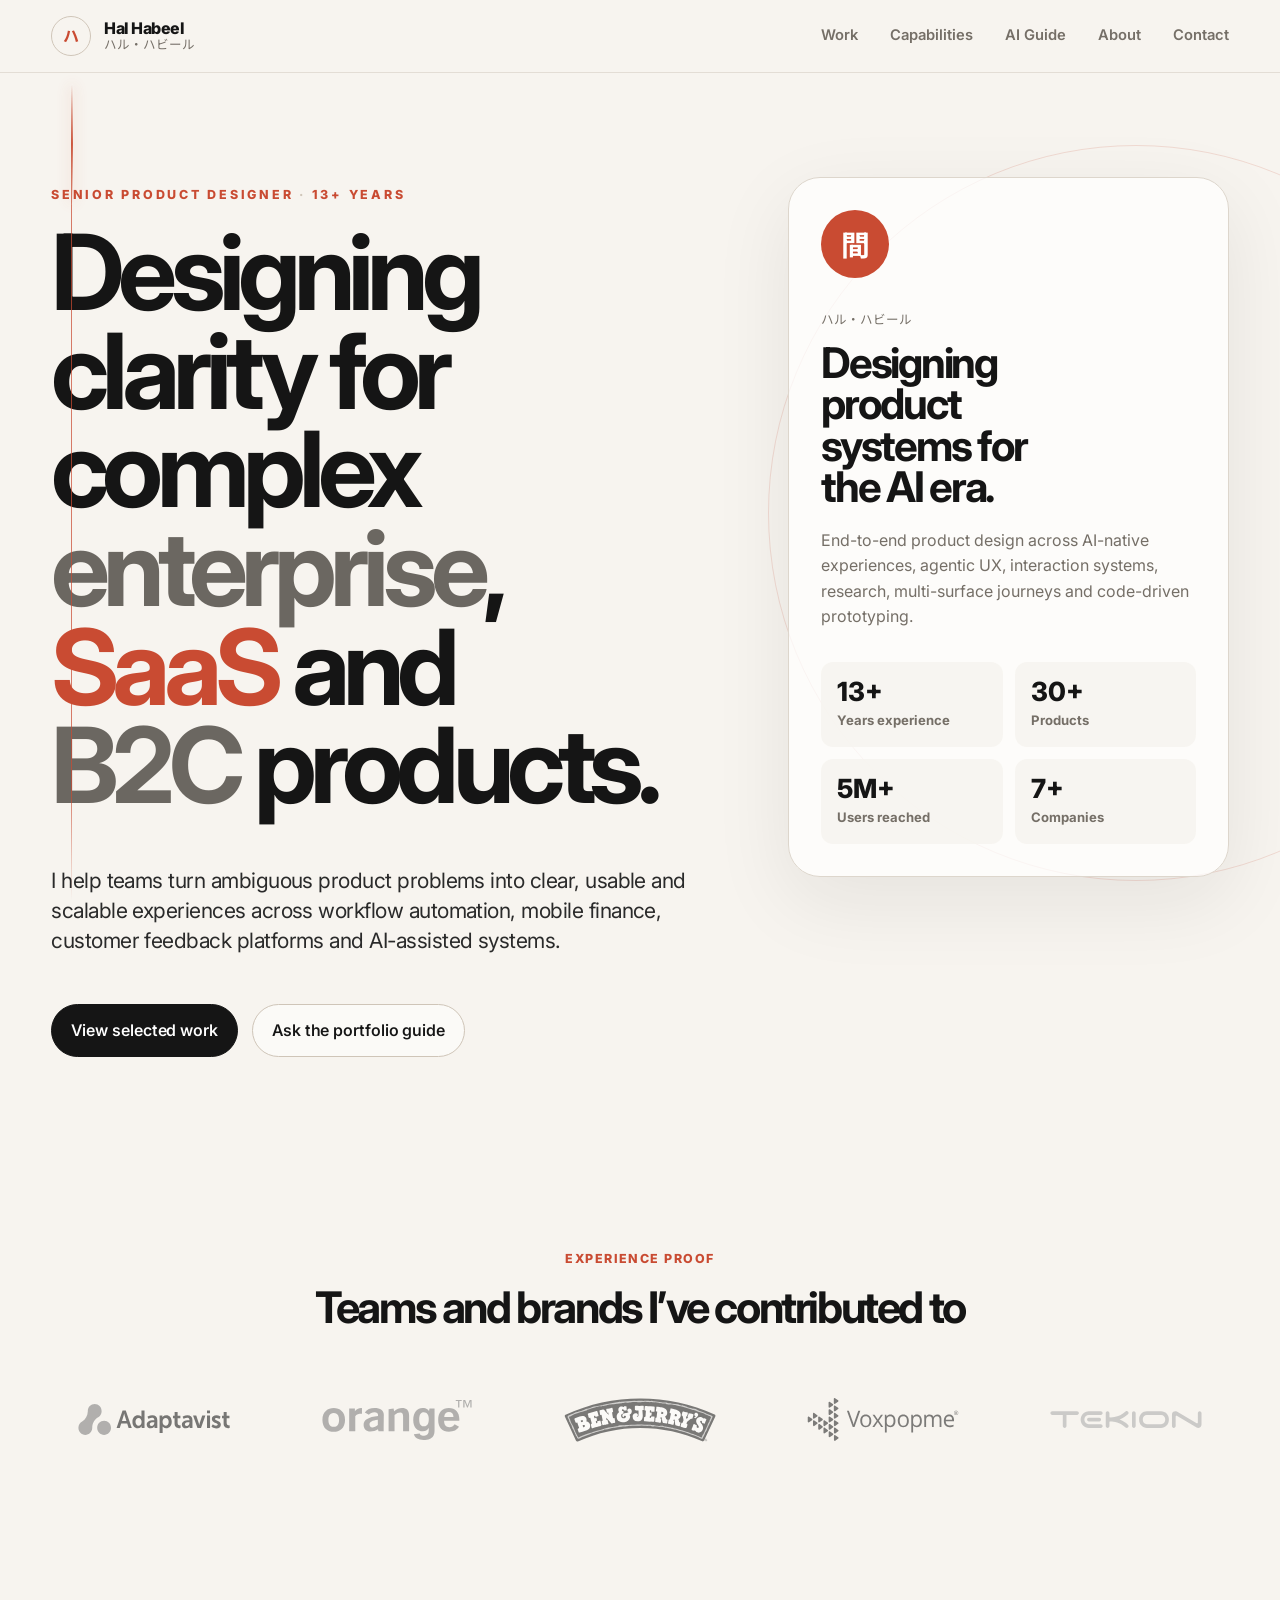
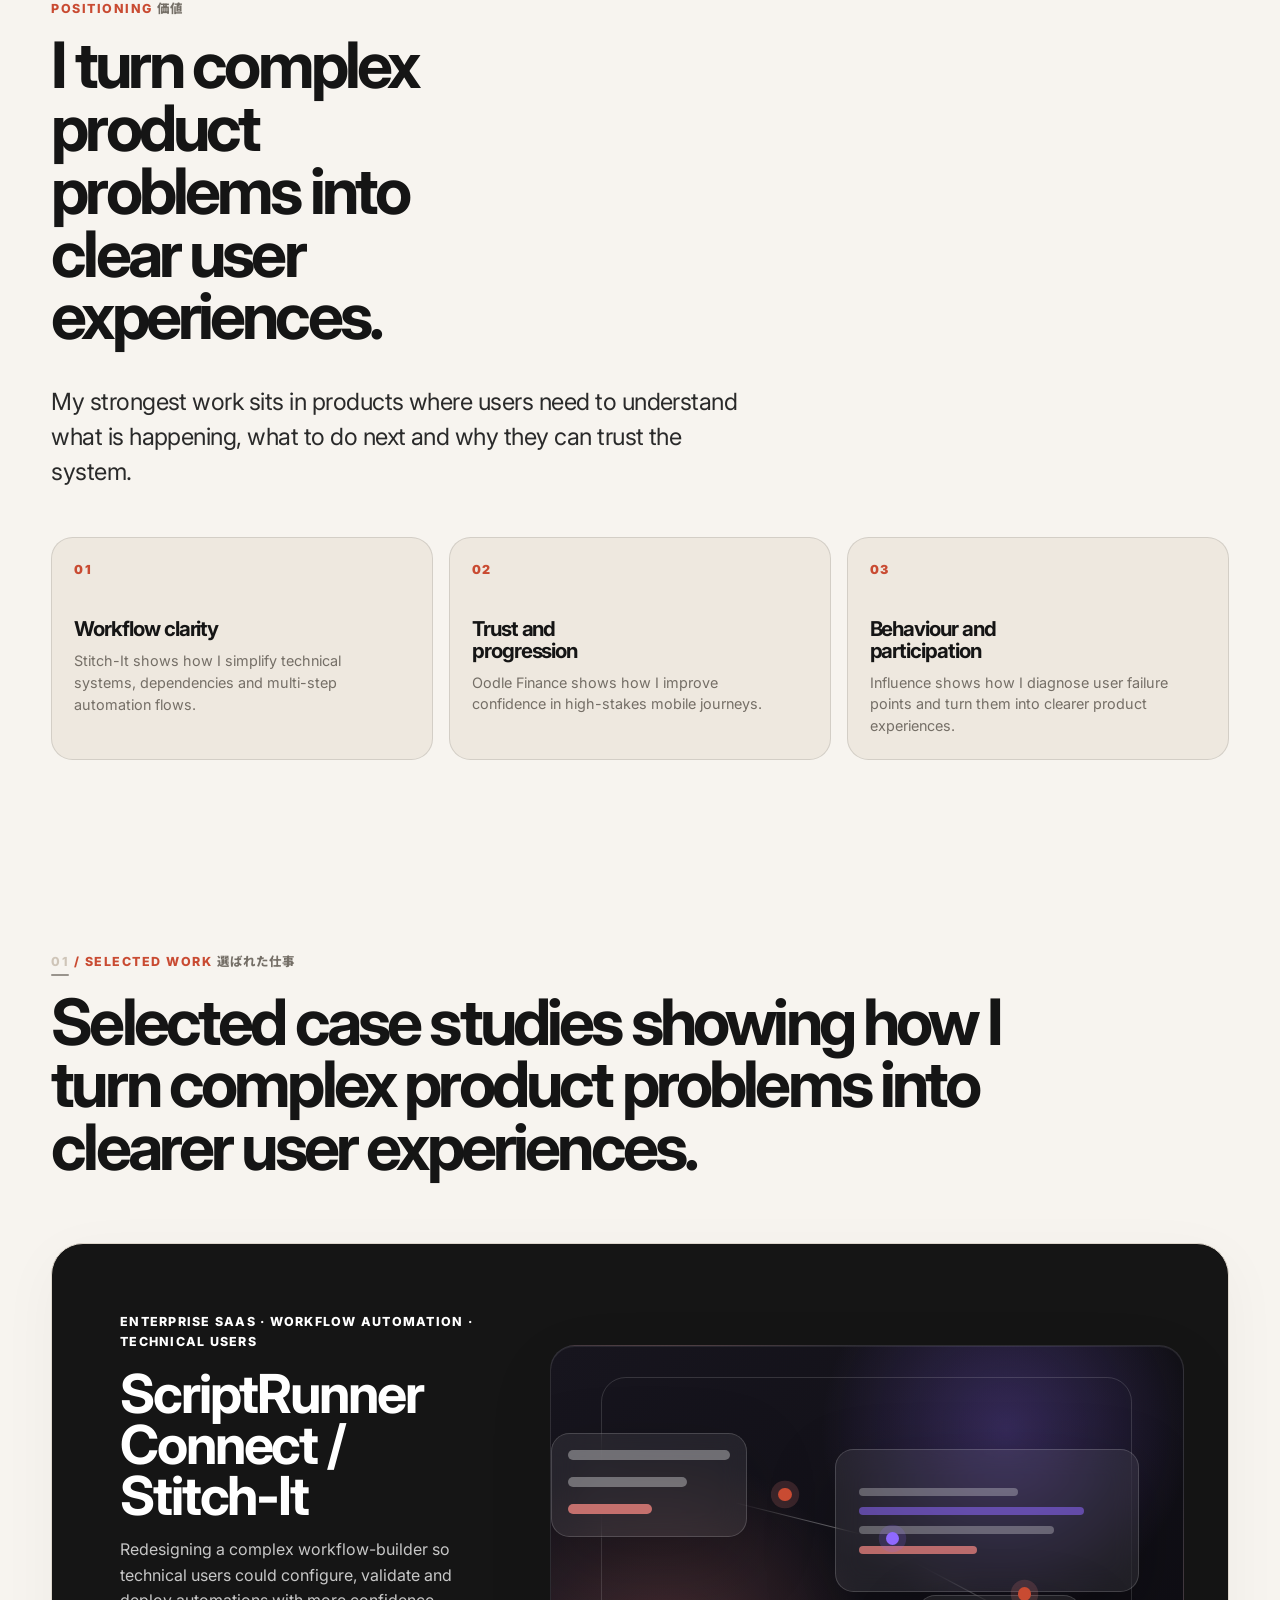
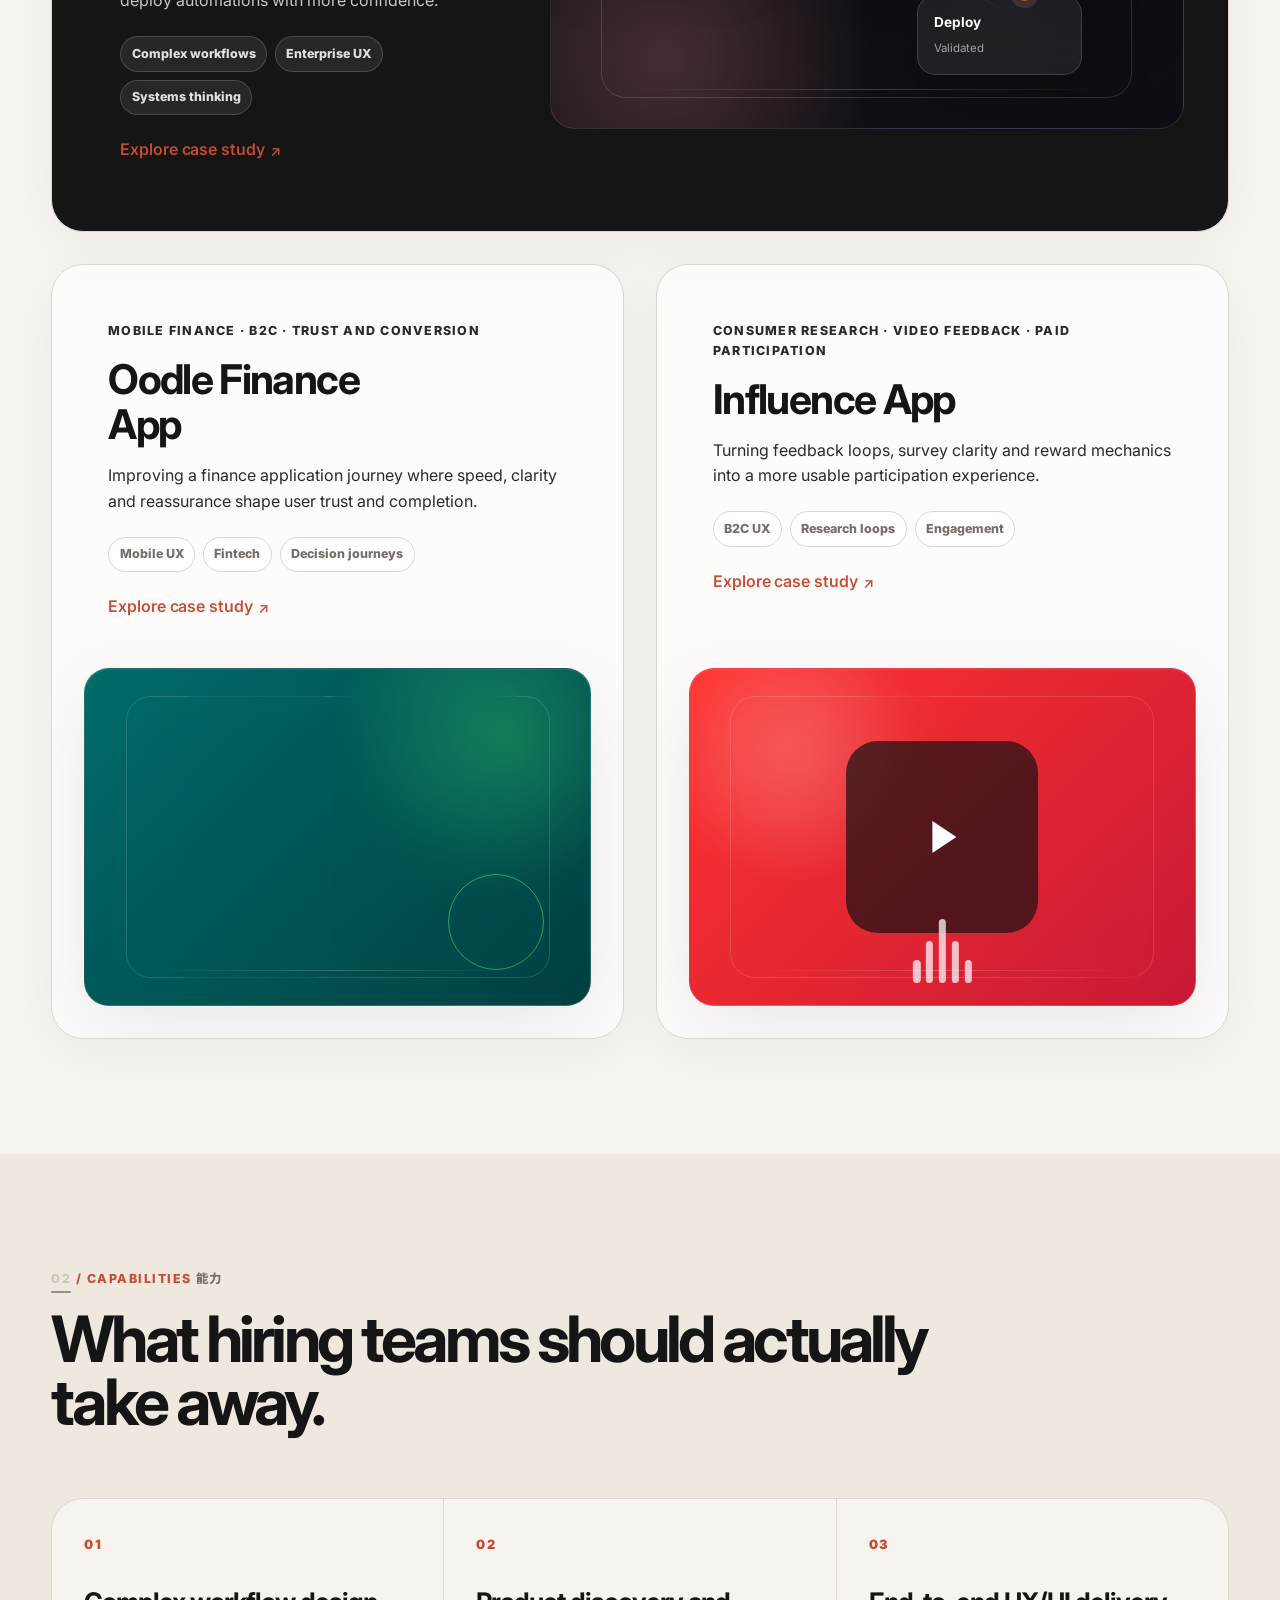
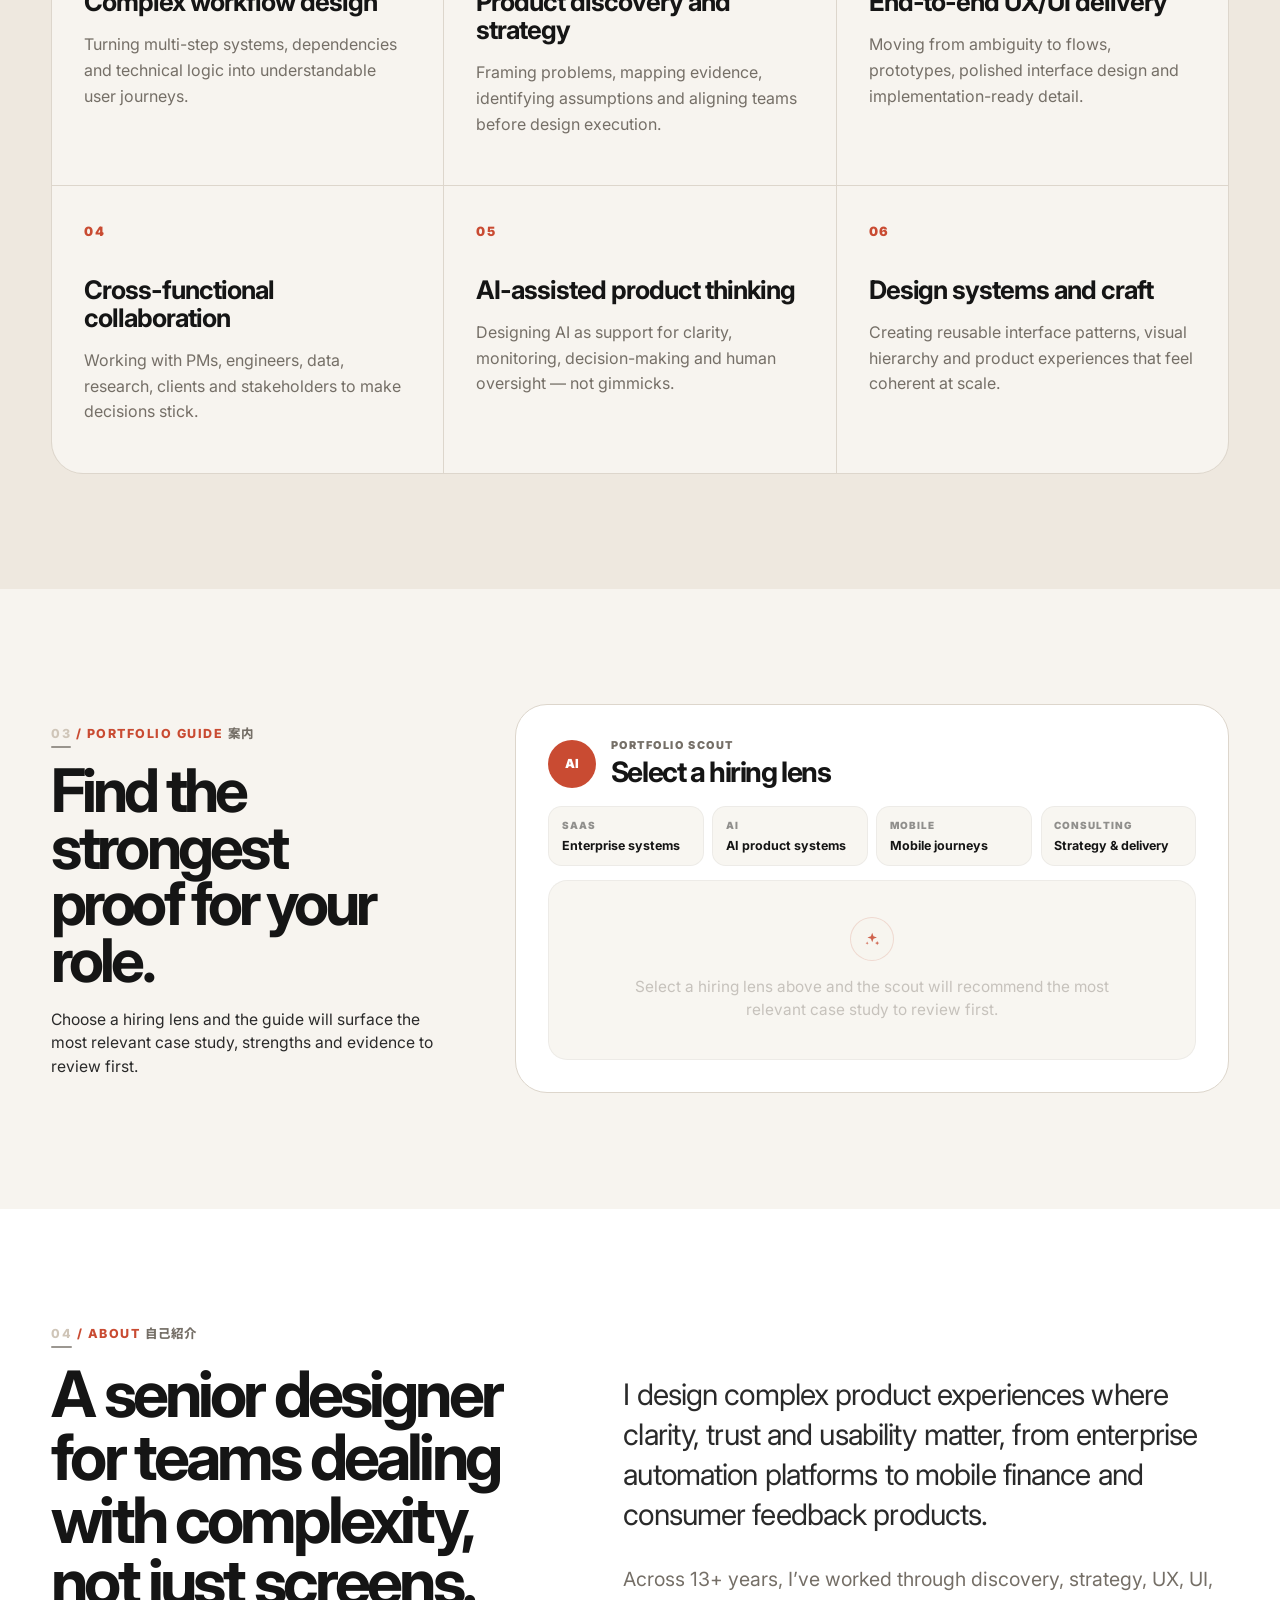
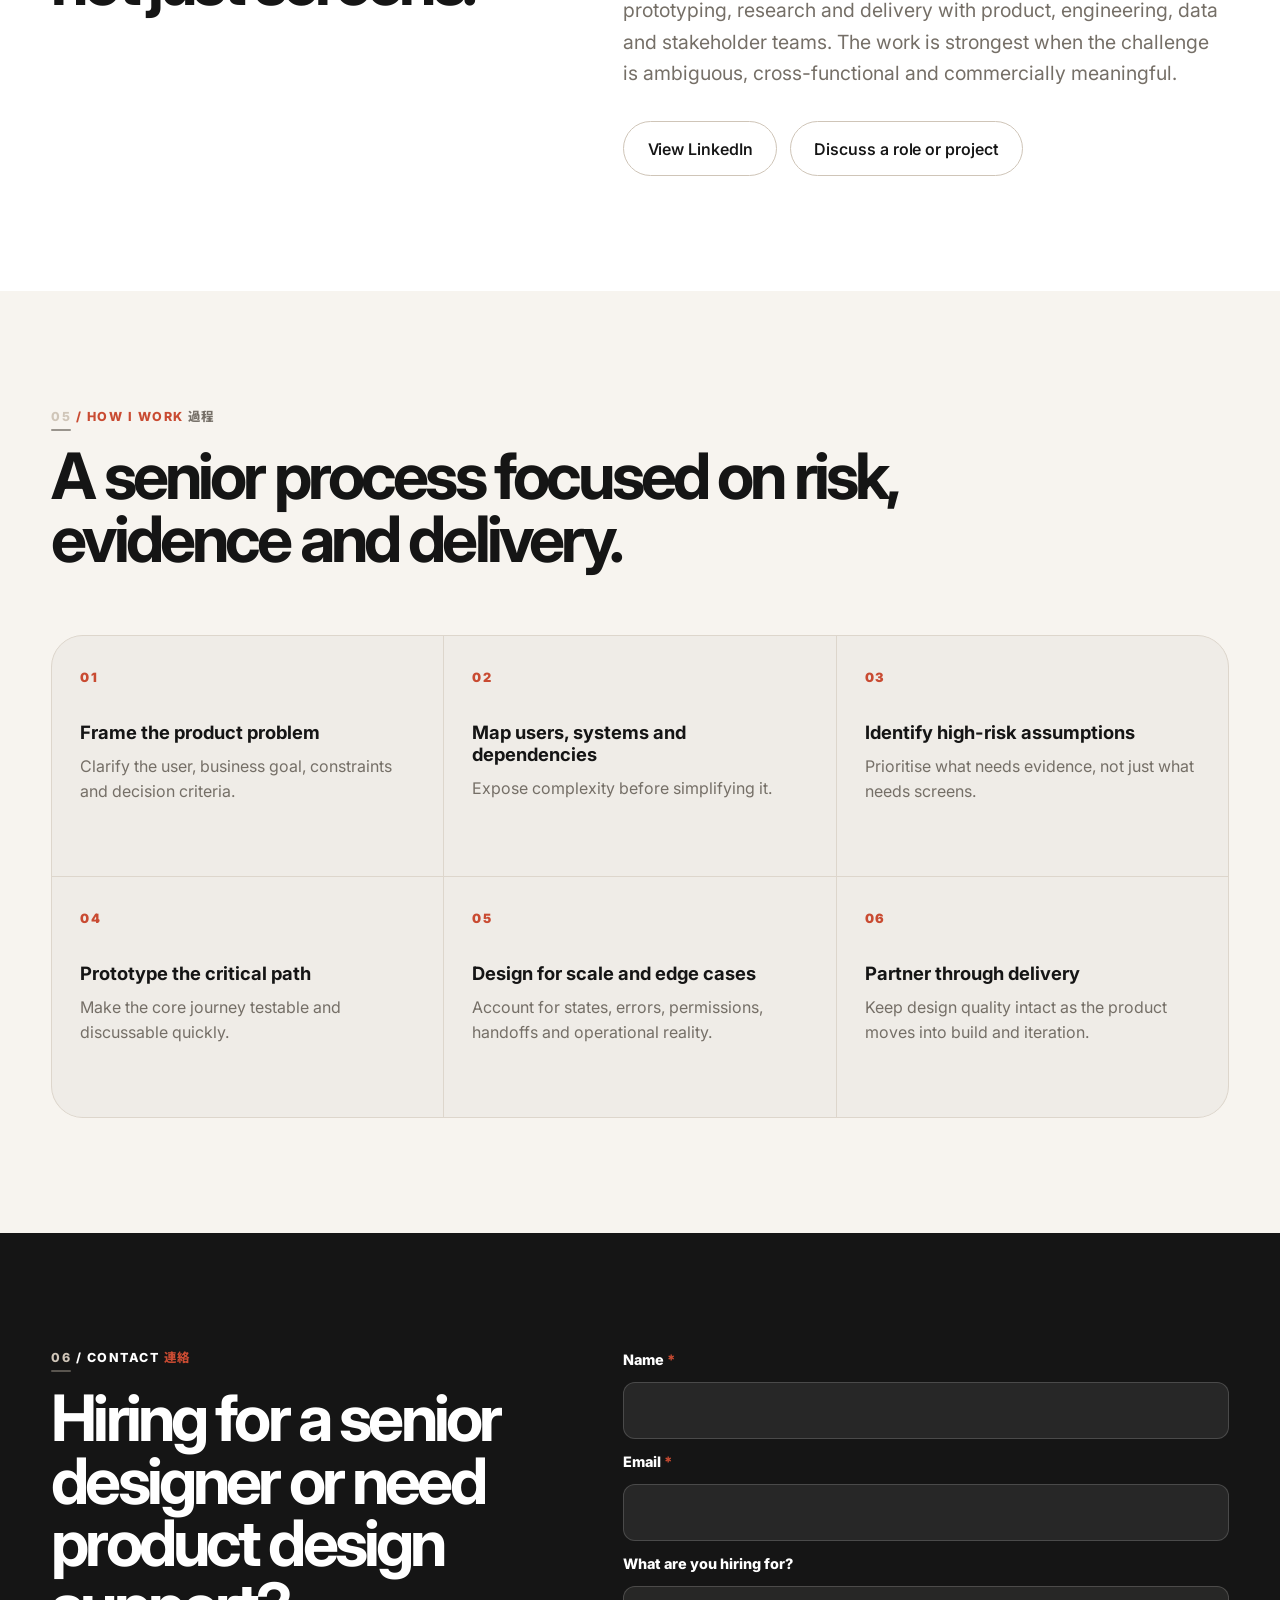
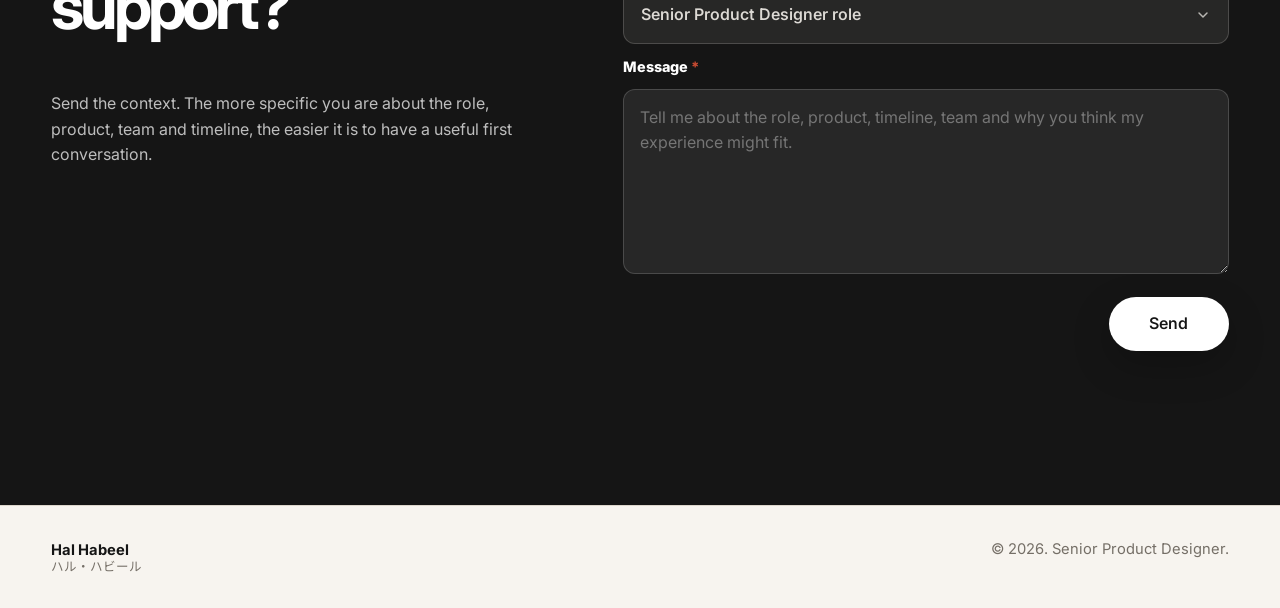
<file: index.html>
<!DOCTYPE html>
<html lang="en">
<head>
  <meta charset="UTF-8">
  <meta name="viewport" content="width=device-width, initial-scale=1.0">
  <meta name="description" content="Hal Habeel is a Senior Product Designer designing complex SaaS, B2C, enterprise and AI-assisted product experiences.">
  <meta property="og:title" content="Hal Habeel — Senior Product Designer">
  <meta property="og:description" content="Complex SaaS, B2C, enterprise and AI-assisted product experiences — designed with clarity, systems thinking and craft.">
  <meta property="og:type" content="website">
  <meta property="og:image" content="/linkedin_banner.png">
  <title>Hal Habeel — Senior Product Designer</title>
  <link rel="preconnect" href="https://fonts.googleapis.com">
  <link rel="preconnect" href="https://fonts.gstatic.com" crossorigin>
  <link href="https://fonts.googleapis.com/css2?family=Inter:wght@400;500;600;700;800&family=Noto+Sans+JP:wght@400;500;700&display=swap" rel="stylesheet">
  <link rel="stylesheet" href="styles.css">
  <link rel="icon" href="images/circle_logo_favicon.svg" type="image/svg+xml">
</head>
<body>
  <a class="skip-link" href="#main">Skip to content</a>

  <header class="site-header" data-header>
    <a class="brand" href="#top" aria-label="Hal Habeel home">
      <span class="brand__mark" aria-hidden="true">ハ</span>
      <span class="brand__text">
        <span>Hal Habeel</span>
        <span>ハル・ハビール</span>
      </span>
    </a>

    <nav class="desktop-nav" aria-label="Primary navigation">
      <a href="#work">Work</a>
      <a href="#capabilities">Capabilities</a>
      <a href="#guide">AI Guide</a>
      <a href="#about">About</a>
      <a href="#contact">Contact</a>
    </nav>

    <button class="menu-button" type="button" data-menu-button aria-expanded="false" aria-controls="mobile-menu">
      <span>Menu</span>
      <span class="menu-button__lines" aria-hidden="true"></span>
    </button>
  </header>

  <div class="mobile-menu" id="mobile-menu" data-mobile-menu hidden>
    <nav aria-label="Mobile navigation">
      <a href="#work">Work</a>
      <a href="#capabilities">Capabilities</a>
      <a href="#guide">AI Guide</a>
      <a href="#about">About</a>
      <a href="#contact">Contact</a>
    </nav>
  </div>

  <main id="main">
    <section id="top" class="hero section-pad">
      <div class="hero__grid shell">
        <div class="hero__content">
          <p class="eyebrow">Senior Product Designer <span>·</span> 13+ years</p>
          <h1>Designing clarity for complex <span class="hero-tone hero-tone--enterprise">enterprise</span>, <span class="hero-tone hero-tone--saas">SaaS</span> and <span class="hero-tone hero-tone--b2c">B2C</span> products.</h1>
          <p class="hero__intro">I help teams turn ambiguous product problems into clear, usable and scalable experiences across workflow automation, mobile finance, customer feedback platforms and AI-assisted systems.</p>
          <div class="hero__actions" aria-label="Primary actions">
            <a class="button button--primary" href="#work">View selected work</a>
            <a class="button button--secondary" href="#guide">Ask the portfolio guide</a>
          </div>
        </div>

        <aside class="hero-card" aria-label="Portfolio summary">
          <div class="hero-card__seal" aria-hidden="true">間</div>
          <p class="jp-label">ハル・ハビール</p>
          <h2>Designing product systems for the AI era.</h2>
          <p>End-to-end product design across AI-native experiences, agentic UX, interaction systems, research, multi-surface journeys and code-driven prototyping.</p>
          <dl class="stats-grid">
            <div><dt>13+</dt><dd>Years experience</dd></div>
            <div><dt>30+</dt><dd>Products</dd></div>
            <div><dt>5M+</dt><dd>Users reached</dd></div>
            <div><dt>7+</dt><dd>Companies</dd></div>
          </dl>
        </aside>
      </div>
    </section>

    <section class="trusted section-pad section-pad--compact" aria-labelledby="trusted-title">
      <div class="shell">
        <div class="section-heading section-heading--inline">
          <p class="eyebrow">Experience proof</p>
          <h2 id="trusted-title">Teams and brands I’ve contributed to</h2>
        </div>
        <div class="logo-strip" aria-label="Company logos">
          <img src="images/Adaptavist.svg" alt="Adaptavist">
          <img src="images/Orange.svg" alt="Orange">
          <img src="images/Benandjerry_logo.svg" alt="Ben & Jerry's">
          <img src="images/Voxpopme.svg" alt="Voxpopme">
          <img src="images/Tekion.svg" alt="Tekion">
        </div>
      </div>
    </section>

  <!-- START hiring-thesis-section -->
  <section class="hiring-thesis section-pad--compact" aria-labelledby="hiring-thesis-title">
    <div class="shell">
      <div class="hiring-thesis__panel">
        <div class="hiring-thesis__intro">
          <p class="eyebrow">Positioning <span class="jp-inline">価値</span></p>
          <h2 id="hiring-thesis-title">I turn complex product problems into clear user experiences.</h2>
        </div>

        <div class="hiring-thesis__body">
          <p>
            My strongest work sits in products where users need to understand what is happening,
            what to do next and why they can trust the system.
          </p>

          <div class="hiring-thesis__proof" aria-label="Portfolio proof points">
            <a href="case_studies/stitch-it.html">
              <span>01</span>
              <strong>Workflow clarity</strong>
              <small>Stitch-It shows how I simplify technical systems, dependencies and multi-step automation flows.</small>
            </a>

            <a href="case_studies/oodle-finance.html">
              <span>02</span>
              <strong>Trust and progression</strong>
              <small>Oodle Finance shows how I improve confidence in high-stakes mobile journeys.</small>
            </a>

            <a href="case_studies/influence-app.html">
              <span>03</span>
              <strong>Behaviour and participation</strong>
              <small>Influence shows how I diagnose user failure points and turn them into clearer product experiences.</small>
            </a>
          </div>
        </div>
      </div>
    </div>
  </section>
  <!-- END hiring-thesis-section -->



    <section id="work" class="work section-pad" aria-labelledby="work-title">
      <div class="shell">
        <div class="section-heading section-heading--work">
          <p class="eyebrow"><span class="eyebrow__number">01</span> / Selected Work <span class="jp-inline">選ばれた仕事</span></p>
          <h2 id="work-title">Selected case studies showing how I turn complex product problems into clearer user experiences.</h2>
        </div>

        <div class="case-study-list case-study-list--editorial">
          <article class="case-card case-card--feature case-card--flagship">
            <div class="case-card__content">
              <p class="case-card__meta">Enterprise SaaS · Workflow automation · Technical users</p>
              <h3>ScriptRunner Connect / Stitch-It</h3>
              <p>Redesigning a complex workflow-builder so technical users could configure, validate and deploy automations with more confidence.</p>
              <ul class="tag-list" aria-label="Case study capabilities">
                <li>Complex workflows</li>
                <li>Enterprise UX</li>
                <li>Systems thinking</li>
              </ul>
              <a class="text-link" href="case_studies/stitch-it.html">Explore case study</a>
            </div>

            <div class="case-card__media case-card__media--abstract case-card__media--workflow" aria-hidden="true">
              <div class="abstract-workflow">
                <div class="workflow-panel workflow-panel--source">
                  <span></span>
                  <span></span>
                  <span></span>
                </div>
                <div class="workflow-node workflow-node--one"></div>
                <div class="workflow-node workflow-node--two"></div>
                <div class="workflow-node workflow-node--three"></div>
                <div class="workflow-line workflow-line--one"></div>
                <div class="workflow-line workflow-line--two"></div>
                <div class="workflow-panel workflow-panel--editor">
                  <i></i>
                  <i></i>
                  <i></i>
                  <i></i>
                </div>
                <div class="workflow-panel workflow-panel--deploy">
                  <strong>Deploy</strong>
                  <span>Validated</span>
                </div>
              </div>
            </div>
          </article>

          <div class="case-study-secondary-grid">
            <article class="case-card case-card--support">
              <div class="case-card__content">
                <p class="case-card__meta">Mobile finance · B2C · Trust and conversion</p>
                <h3>Oodle Finance App</h3>
                <p>Improving a finance application journey where speed, clarity and reassurance shape user trust and completion.</p>
                <ul class="tag-list" aria-label="Case study capabilities">
                  <li>Mobile UX</li>
                  <li>Fintech</li>
                  <li>Decision journeys</li>
                </ul>
                <a class="text-link" href="case_studies/oodle-finance.html">Explore case study</a>
              </div>

              <div class="case-card__media case-card__media--abstract case-card__media--finance" aria-hidden="true">
                <div class="abstract-mobile">
                  <div class="phone-frame phone-frame--back">
                    <span></span>
                    <span></span>
                    <span></span>
                  </div>
                  <div class="phone-frame phone-frame--front">
                    <i></i>
                    <strong></strong>
                    <span></span>
                    <span></span>
                    <em></em>
                  </div>
                  <div class="finance-orbit"></div>
                </div>
              </div>
            </article>

            <article class="case-card case-card--support">
              <div class="case-card__content">
                <p class="case-card__meta">Consumer research · Video feedback · Paid participation</p>
                <h3>Influence App</h3>
                <p>Turning feedback loops, survey clarity and reward mechanics into a more usable participation experience.</p>
                <ul class="tag-list" aria-label="Case study capabilities">
                  <li>B2C UX</li>
                  <li>Research loops</li>
                  <li>Engagement</li>
                </ul>
                <a class="text-link" href="case_studies/influence-app.html">Explore case study</a>
              </div>

              <div class="case-card__media case-card__media--abstract case-card__media--influence" aria-hidden="true">
                <div class="abstract-feedback">
                  <div class="feedback-card feedback-card--one"></div>
                  <div class="feedback-card feedback-card--two"></div>
                  <div class="feedback-video">
                    <span></span>
                  </div>
                  <div class="feedback-wave">
                    <i></i>
                    <i></i>
                    <i></i>
                    <i></i>
                    <i></i>
                  </div>
                </div>
              </div>
            </article>
          </div>
        </div>
      </div>
    </section>

    <section id="capabilities" class="capabilities section-pad" aria-labelledby="capabilities-title">
      <div class="shell">
        <div class="section-heading">
          <p class="eyebrow"><span class="eyebrow__number">02</span> / Capabilities <span class="jp-inline">能力</span></p>
          <h2 id="capabilities-title">What hiring teams should actually take away.</h2>
        </div>

        <div class="capability-grid">
          <article>
            <span>01</span>
            <h3>Complex workflow design</h3>
            <p>Turning multi-step systems, dependencies and technical logic into understandable user journeys.</p>
          </article>
          <article>
            <span>02</span>
            <h3>Product discovery and strategy</h3>
            <p>Framing problems, mapping evidence, identifying assumptions and aligning teams before design execution.</p>
          </article>
          <article>
            <span>03</span>
            <h3>End-to-end UX/UI delivery</h3>
            <p>Moving from ambiguity to flows, prototypes, polished interface design and implementation-ready detail.</p>
          </article>
          <article>
            <span>04</span>
            <h3>Cross-functional collaboration</h3>
            <p>Working with PMs, engineers, data, research, clients and stakeholders to make decisions stick.</p>
          </article>
          <article>
            <span>05</span>
            <h3>AI-assisted product thinking</h3>
            <p>Designing AI as support for clarity, monitoring, decision-making and human oversight — not gimmicks.</p>
          </article>
          <article>
            <span>06</span>
            <h3>Design systems and craft</h3>
            <p>Creating reusable interface patterns, visual hierarchy and product experiences that feel coherent at scale.</p>
          </article>
        </div>
      </div>
    </section>

    <section id="guide" class="portfolio-guide section-pad" aria-labelledby="guide-title">
      <div class="shell guide-compact">
        <div class="guide-compact__intro">
          <p class="eyebrow"><span class="eyebrow__number">03</span> / Portfolio Guide <span class="jp-inline">案内</span></p>
          <h2 id="guide-title">Find the strongest proof for your role.</h2>
          <p>Choose a hiring lens and the guide will surface the most relevant case study, strengths and evidence to review first.</p>
        </div>

        <div class="guide-panel guide-panel--ai guide-panel--scout guide-panel--compact" data-role-guide>
          <div class="guide-compact__header">
            <span class="ai-orb" aria-hidden="true"><span>AI</span></span>
            <div>
              <p class="guide-kicker">Portfolio Scout</p>
              <h3 data-guide-title>Select a hiring lens</h3>
              <p data-guide-status></p>
            </div>
          </div>

          <div class="role-options role-options--compact" role="list" aria-label="Role fit options">
            <button type="button" data-role="saas">
              <span>SaaS</span>
              <strong>Enterprise systems</strong>
            </button>
            <button type="button" data-role="ai">
              <span>AI</span>
              <strong>AI product systems</strong>
            </button>
            <button type="button" data-role="mobile">
              <span>Mobile</span>
              <strong>Mobile journeys</strong>
            </button>
            <button type="button" data-role="consulting">
              <span>Consulting</span>
              <strong>Strategy & delivery</strong>
            </button>
          </div>

          <div class="guide-result guide-result--compact guide-result--empty" data-guide-result aria-live="polite">
            <div class="guide-empty-state" data-guide-empty>
              <span class="guide-empty-state__icon" aria-hidden="true">
                <svg viewBox="0 0 24 24" focusable="false">
                  <path d="M12 3.5l1.65 4.55L18.2 9.7l-4.55 1.65L12 15.9l-1.65-4.55L5.8 9.7l4.55-1.65L12 3.5Z"></path>
                  <path d="M18.5 14.25l.78 2.02 2.02.78-2.02.78-.78 2.02-.78-2.02-2.02-.78 2.02-.78.78-2.02Z"></path>
                  <path d="M5.4 15.1l.58 1.5 1.5.58-1.5.58-.58 1.5-.58-1.5-1.5-.58 1.5-.58.58-1.5Z"></path>
                </svg>
              </span>
              <p>Select a hiring lens above and the scout will recommend the most relevant case study to review first.</p>
            </div>

            <div class="guide-generated" data-guide-generated hidden>
              <p class="guide-result__label">Recommended case study</p>
              <h4 data-guide-card-title></h4>
              <p data-guide-summary></p>
            </div>

            <a class="guide-result__link guide-result__link--delayed" data-guide-link href="#" hidden>Explore case study</a>
          </div>
        </div>
      </div>
    </section>

    <section id="about" class="about section-pad" aria-labelledby="about-title">
      <div class="shell about-grid">
        <div>
          <p class="eyebrow"><span class="eyebrow__number">04</span> / About <span class="jp-inline">自己紹介</span></p>
          <h2 id="about-title">A senior designer for teams dealing with complexity, not just screens.</h2>
        </div>
        <div class="about-copy">
          <p>I design complex product experiences where clarity, trust and usability matter, from enterprise automation platforms to mobile finance and consumer feedback products.</p>
          <p>Across 13+ years, I’ve worked through discovery, strategy, UX, UI, prototyping, research and delivery with product, engineering, data and stakeholder teams. The work is strongest when the challenge is ambiguous, cross-functional and commercially meaningful.</p>
          <div class="about-actions">
            <a class="button button--secondary" href="https://linkedin.com/in/halhabeel/" rel="noopener">View LinkedIn</a>
            <a class="button button--ghost" href="#contact">Discuss a role or project</a>
          </div>
        </div>
      </div>
    </section>

    <section id="process" class="process section-pad" aria-labelledby="process-title">
      <div class="shell">
        <div class="section-heading">
          <p class="eyebrow"><span class="eyebrow__number">05</span> / How I work <span class="jp-inline">過程</span></p>
          <h2 id="process-title">A senior process focused on risk, evidence and delivery.</h2>
        </div>
        <ol class="process-list">
          <li><span>01</span><strong>Frame the product problem</strong><p>Clarify the user, business goal, constraints and decision criteria.</p></li>
          <li><span>02</span><strong>Map users, systems and dependencies</strong><p>Expose complexity before simplifying it.</p></li>
          <li><span>03</span><strong>Identify high-risk assumptions</strong><p>Prioritise what needs evidence, not just what needs screens.</p></li>
          <li><span>04</span><strong>Prototype the critical path</strong><p>Make the core journey testable and discussable quickly.</p></li>
          <li><span>05</span><strong>Design for scale and edge cases</strong><p>Account for states, errors, permissions, handoffs and operational reality.</p></li>
          <li><span>06</span><strong>Partner through delivery</strong><p>Keep design quality intact as the product moves into build and iteration.</p></li>
        </ol>
      </div>
    </section>

    <section id="contact" class="contact section-pad" aria-labelledby="contact-title">
      <div class="shell contact-grid">
        <div>
          <p class="eyebrow"><span class="eyebrow__number">06</span> / Contact <span class="jp-inline">連絡</span></p>
          <h2 id="contact-title">Hiring for a senior designer or need product design support?</h2>
          <p>Send the context. The more specific you are about the role, product, team and timeline, the easier it is to have a useful first conversation.</p>
        </div>

        <form id="contactForm" class="contact-form" action="https://formsubmit.co/ajax/skootinteractive@gmail.com" method="POST">
          <input type="hidden" name="_subject" value="Portfolio enquiry from halhabeel.co">
          <input type="hidden" name="_captcha" value="false">
          <input type="hidden" name="_template" value="table">
          <input type="text" name="_honey" class="honeypot" tabindex="-1" autocomplete="off" aria-hidden="true">

          <label for="name">Name <span>*</span></label>
          <input type="text" id="name" name="name" autocomplete="name" required>

          <label for="email">Email <span>*</span></label>
          <input type="email" id="email" name="email" autocomplete="email" required>

          <label for="context">What are you hiring for?</label>
          <select id="context" name="context" class="contact-native-select" data-custom-select>
            <option value="Senior Product Designer role">Senior Product Designer role</option>
            <option value="Contract or consulting project">Contract or consulting project</option>
            <option value="AI or workflow product work">AI or workflow product work</option>
            <option value="Other enquiry">Other enquiry</option>
          </select>

          <label for="message">Message <span>*</span></label>
          <textarea id="message" name="message" rows="6" required placeholder="Tell me about the role, product, timeline, team and why you think my experience might fit."></textarea>

          <button class="button button--primary" type="submit">Send</button>
          <p id="feedback" class="form-feedback" role="status" aria-live="polite"></p>
        </form>
      </div>
    </section>
  </main>

  <footer class="site-footer">
    <div class="shell footer-grid">
      <div>
        <strong>Hal Habeel</strong>
        <span>ハル・ハビール</span>
      </div>
      <p>© 2026. Senior Product Designer.</p>
    </div>
  </footer>

  <div class="site-toast" data-toast hidden role="status" aria-live="polite">
    <div class="site-toast__panel">
      <strong data-toast-title></strong>
      <p data-toast-message></p>
    </div>
  </div>

  <script src="script.js?v=toast-copy-20260629"></script>
</body>
</html>
</file>
<file: styles.css>
:root {
  --bg: #f7f4ef;
  --surface: #ffffff;
  --surface-soft: #eee8df;
  --ink: #151515;
  --text: #2a2a2a;
  --muted: #756f67;
  --line: #ddd6cc;
  --line-strong: #cfc5b8;
  --moss: #6f7b63;
  --indigo: #1f2a44;
  --vermilion: #c94b32;
  --shadow: 0 24px 80px rgba(21, 21, 21, 0.08);
  --font-body: "Inter", system-ui, -apple-system, BlinkMacSystemFont, "Segoe UI", sans-serif;
  --font-jp: "Noto Sans JP", "Inter", sans-serif;
  --page-max: 1180px;
  --page-pad: clamp(1.25rem, 4vw, 4rem);
  --section-y: clamp(4.5rem, 9vw, 8rem);
  --radius-lg: 2rem;
  --radius-md: 1.25rem;
  --radius-sm: 0.75rem;
}

* {
  box-sizing: border-box;
}

html {
  scroll-behavior: smooth;
}

body {
  margin: 0;
  background: var(--bg);
  color: var(--text);
  font-family: var(--font-body);
  font-size: 16px;
  line-height: 1.6;
  text-rendering: optimizeLegibility;
  -webkit-font-smoothing: antialiased;
}

body.menu-open {
  overflow: hidden;
}

a {
  color: inherit;
  text-decoration: none;
}

img {
  display: block;
  max-width: 100%;
}

button,
input,
textarea,
select {
  font: inherit;
}

button {
  cursor: pointer;
}

::selection {
  background: rgba(201, 75, 50, 0.18);
}

.skip-link {
  position: fixed;
  top: 1rem;
  left: 1rem;
  z-index: 1000;
  transform: translateY(-150%);
  background: var(--ink);
  color: var(--surface);
  padding: 0.75rem 1rem;
  border-radius: 999px;
}

.skip-link:focus {
  transform: translateY(0);
}

.shell {
  width: min(100% - (var(--page-pad) * 2), var(--page-max));
  margin-inline: auto;
}

.section-pad {
  padding-block: var(--section-y);
}

.section-pad--compact {
  padding-block: clamp(3rem, 6vw, 5rem);
}

.site-header {
  position: sticky;
  top: 0;
  z-index: 50;
  display: flex;
  align-items: center;
  justify-content: space-between;
  gap: 1rem;
  padding: 1rem var(--page-pad);
  border-bottom: 1px solid rgba(221, 214, 204, 0.75);
  background: rgba(247, 244, 239, 0.86);
  backdrop-filter: blur(18px);
}

.brand {
  display: inline-flex;
  align-items: center;
  gap: 0.8rem;
  min-width: max-content;
}

.brand__mark {
  display: grid;
  place-items: center;
  width: 2.5rem;
  height: 2.5rem;
  border: 1px solid var(--line-strong);
  border-radius: 999px;
  color: var(--vermilion);
  font-family: var(--font-jp);
  font-weight: 700;
}

.brand__text {
  display: grid;
  line-height: 1.1;
}

.brand__text span:first-child {
  color: var(--ink);
  font-weight: 800;
  letter-spacing: -0.03em;
}

.brand__text span:last-child,
.jp-label,
.jp-inline {
  color: var(--muted);
  font-family: var(--font-jp);
  font-size: 0.78rem;
  letter-spacing: 0.08em;
}

.desktop-nav {
  display: flex;
  align-items: center;
  gap: clamp(1rem, 2.5vw, 2rem);
  color: var(--muted);
  font-size: 0.92rem;
  font-weight: 600;
}

.desktop-nav a {
  position: relative;
}

.desktop-nav a::after {
  content: "";
  position: absolute;
  left: 0;
  right: 0;
  bottom: -0.35rem;
  height: 1px;
  transform: scaleX(0);
  transform-origin: left;
  background: var(--vermilion);
  transition: transform 180ms ease;
}

.desktop-nav a:hover::after,
.desktop-nav a:focus-visible::after {
  transform: scaleX(1);
}

.menu-button {
  display: none;
  align-items: center;
  gap: 0.65rem;
  border: 1px solid var(--line-strong);
  border-radius: 999px;
  background: transparent;
  color: var(--ink);
  padding: 0.65rem 0.9rem;
  font-weight: 700;
}

.menu-button__lines,
.menu-button__lines::before,
.menu-button__lines::after {
  display: block;
  width: 1.1rem;
  height: 1px;
  background: var(--ink);
  content: "";
}

.menu-button__lines::before {
  transform: translateY(-5px);
}

.menu-button__lines::after {
  transform: translateY(4px);
}

.mobile-menu {
  position: fixed;
  inset: 4.75rem var(--page-pad) auto var(--page-pad);
  z-index: 45;
  border: 1px solid var(--line);
  border-radius: var(--radius-md);
  background: rgba(255, 255, 255, 0.98);
  box-shadow: var(--shadow);
}

.mobile-menu nav {
  display: grid;
  padding: 1rem;
}

.mobile-menu a {
  padding: 1rem;
  border-bottom: 1px solid var(--line);
  color: var(--ink);
  font-weight: 700;
}

.mobile-menu a:last-child {
  border-bottom: 0;
}

.hero {
  position: relative;
  overflow: hidden;
  min-height: 88vh;
  display: grid;
  align-items: center;
}

.hero::before {
  content: "";
  position: absolute;
  inset: 8% -12% auto auto;
  width: 46vw;
  height: 46vw;
  min-width: 20rem;
  min-height: 20rem;
  border: 1px solid rgba(201, 75, 50, 0.16);
  border-radius: 999px;
  pointer-events: none;
}

.hero__grid {
  display: grid;
  grid-template-columns: minmax(0, 1.08fr) minmax(20rem, 0.72fr);
  gap: clamp(2rem, 6vw, 6rem);
  align-items: center;
}

.eyebrow {
  margin: 0 0 1rem;
  color: var(--vermilion);
  font-size: 0.78rem;
  font-weight: 800;
  letter-spacing: 0.12em;
  text-transform: uppercase;
}

.eyebrow span:not(.jp-inline) {
  color: var(--line-strong);
}

h1,
h2,
h3,
h4,
p {
  margin-top: 0;
}

h1 {
  max-width: 15.5ch;
  margin-bottom: 1.5rem;
  color: var(--ink);
  font-size: clamp(4rem, 8.2vw, 7.6rem);
  line-height: 0.94;
  letter-spacing: -0.065em;
  text-wrap: balance;
}

h2 {
  color: var(--ink);
  font-size: clamp(2.2rem, 5vw, 4.65rem);
  line-height: 0.98;
  letter-spacing: -0.06em;
}

h3 {
  color: var(--ink);
  font-size: clamp(1.45rem, 3vw, 2.15rem);
  line-height: 1.1;
  letter-spacing: -0.04em;
}

.hero__intro {
  max-width: 43rem;
  margin-bottom: 2rem;
  color: var(--text);
  font-size: clamp(1.12rem, 2vw, 1.45rem);
  line-height: 1.45;
}

.hero__actions,
.about-actions {
  display: flex;
  flex-wrap: wrap;
  gap: 0.85rem;
}

.button {
  display: inline-flex;
  align-items: center;
  justify-content: center;
  min-height: 3.15rem;
  border-radius: 999px;
  padding: 0.8rem 1.2rem;
  font-weight: 800;
  transition: transform 180ms ease, background 180ms ease, border-color 180ms ease;
}

.button:hover,
.button:focus-visible {
  transform: translateY(-1px);
}

.button--primary {
  border: 1px solid var(--ink);
  background: var(--ink);
  color: var(--surface);
}

.button--primary:hover,
.button--primary:focus-visible {
  background: var(--vermilion);
  border-color: var(--vermilion);
}

.button--secondary,
.button--ghost {
  border: 1px solid var(--line-strong);
  background: rgba(255, 255, 255, 0.55);
  color: var(--ink);
}

.button--ghost {
  background: transparent;
}

.hero-card {
  position: relative;
  justify-self: center;
  align-self: center;
  width: min(100%, 29rem);
  border: 1px solid var(--line);
  border-radius: var(--radius-lg);
  background: rgba(255, 255, 255, 0.72);
  box-shadow: var(--shadow);
  padding: clamp(1.25rem, 3vw, 2rem);
}

.hero-card__seal {
  display: grid;
  place-items: center;
  width: 4.25rem;
  height: 4.25rem;
  margin-bottom: 2rem;
  border-radius: 999px;
  background: var(--vermilion);
  color: var(--surface);
  font-family: var(--font-jp);
  font-size: 1.8rem;
  font-weight: 700;
}

.hero-card h2 {
  max-width: 10ch;
  margin-bottom: 1.25rem;
  font-size: clamp(2rem, 3.3vw, 3rem);
  line-height: 0.98;
  letter-spacing: -0.055em;
}

.hero-card p:not(.jp-label) {
  max-width: 34rem;
  color: var(--muted);
}

.stats-grid {
  display: grid;
  grid-template-columns: repeat(2, 1fr);
  gap: 0.75rem;
  margin: 2rem 0 0;
}

.stats-grid div {
  border: 0;
  border-radius: var(--radius-sm);
  padding: 1rem;
  background: rgba(247, 244, 239, 0.82);
}

.stats-grid dt {
  color: var(--ink);
  font-size: 1.65rem;
  font-weight: 800;
  line-height: 1;
}

.stats-grid dd {
  margin: 0.35rem 0 0;
  color: var(--muted);
  font-size: 0.82rem;
  font-weight: 700;
}

.section-heading {
  max-width: 55rem;
  margin-bottom: clamp(2rem, 5vw, 4rem);
}

.section-heading p:not(.eyebrow) {
  max-width: 43rem;
  color: var(--muted);
  font-size: 1.06rem;
}

.section-heading code {
  padding: 0.12rem 0.28rem;
  border-radius: 0.32rem;
  background: var(--surface-soft);
  color: var(--ink);
  font-size: 0.9em;
}

.section-heading--inline {
  display: grid;
  grid-template-columns: 0.45fr 1fr;
  gap: 2rem;
  max-width: none;
  align-items: end;
}

.section-heading--inline h2 {
  font-size: clamp(1.7rem, 3vw, 3rem);
}

.logo-strip {
  display: grid;
  grid-template-columns: repeat(5, minmax(0, 1fr));
  gap: 1px;
  overflow: hidden;
  border: 1px solid var(--line);
  border-radius: var(--radius-md);
  background: var(--line);
}

.logo-strip img {
  width: 100%;
  height: 6rem;
  object-fit: contain;
  padding: 1.5rem;
  background: rgba(255, 255, 255, 0.64);
  filter: grayscale(1);
  opacity: 0.72;
}

.case-study-list {
  display: grid;
  gap: 1.25rem;
}

.case-card {
  display: grid;
  grid-template-columns: minmax(0, 0.92fr) minmax(18rem, 1fr);
  gap: clamp(1.25rem, 4vw, 3rem);
  align-items: center;
  overflow: hidden;
  border: 1px solid var(--line);
  border-radius: var(--radius-lg);
  background: rgba(255, 255, 255, 0.72);
  padding: clamp(1rem, 3vw, 1.5rem);
  box-shadow: 0 14px 60px rgba(21, 21, 21, 0.04);
}

.case-card--feature {
  background: var(--ink);
  color: rgba(255, 255, 255, 0.76);
}

.case-card--feature h3,
.case-card--feature .case-card__meta {
  color: var(--surface);
}

.case-card--feature .tag-list li {
  border-color: rgba(255, 255, 255, 0.16);
  background: rgba(255, 255, 255, 0.08);
  color: rgba(255, 255, 255, 0.86);
}

.case-card__content {
  padding: clamp(0.5rem, 2vw, 1.5rem);
}

.case-card__meta {
  margin-bottom: 1rem;
  color: var(--muted);
  font-size: 0.78rem;
  font-weight: 800;
  letter-spacing: 0.1em;
  text-transform: uppercase;
}

.case-card h3 {
  margin-bottom: 1rem;
}

.case-card p {
  color: inherit;
}

.case-card__media {
  overflow: hidden;
  border-radius: calc(var(--radius-lg) - 0.45rem);
  background: var(--surface-soft);
}

.case-card__media img {
  width: 100%;
  height: 100%;
  min-height: 18rem;
  object-fit: cover;
  transition: transform 400ms ease;
}

.case-card:hover .case-card__media img {
  transform: scale(1.025);
}

.tag-list {
  display: flex;
  flex-wrap: wrap;
  gap: 0.5rem;
  padding: 0;
  margin: 1.4rem 0;
  list-style: none;
}

.tag-list li {
  border: 1px solid var(--line);
  border-radius: 999px;
  background: rgba(255, 255, 255, 0.65);
  padding: 0.42rem 0.65rem;
  color: var(--muted);
  font-size: 0.78rem;
  font-weight: 800;
}

.text-link {
  display: inline-flex;
  align-items: center;
  gap: 0.35rem;
  color: var(--vermilion);
  font-weight: 800;
}

.text-link::after {
  content: "↗";
  font-size: 0.9em;
}

.capabilities {
  background: var(--surface-soft);
}

.capability-grid {
  display: grid;
  grid-template-columns: repeat(3, 1fr);
  gap: 1px;
  overflow: hidden;
  border: 1px solid var(--line);
  border-radius: var(--radius-lg);
  background: var(--line);
}

.capability-grid article {
  min-height: 17rem;
  background: var(--bg);
  padding: clamp(1.25rem, 3vw, 2rem);
}

.capability-grid span,
.process-list span {
  color: var(--vermilion);
  font-size: 0.8rem;
  font-weight: 900;
  letter-spacing: 0.12em;
}

.capability-grid h3 {
  margin: 2rem 0 1rem;
  font-size: clamp(1.25rem, 2vw, 1.7rem);
}

.capability-grid p {
  color: var(--muted);
}

.guide-grid,
.about-grid,
.contact-grid {
  display: grid;
  grid-template-columns: minmax(0, 0.9fr) minmax(20rem, 1.1fr);
  gap: clamp(2rem, 6vw, 5rem);
  align-items: start;
}

.guide-panel {
  border: 1px solid var(--line);
  border-radius: var(--radius-lg);
  background: var(--ink);
  color: rgba(255, 255, 255, 0.76);
  padding: clamp(1.25rem, 3vw, 2rem);
  box-shadow: var(--shadow);
}

.guide-panel__header {
  display: flex;
  gap: 1rem;
  align-items: center;
  margin-bottom: 1.5rem;
}

.guide-panel__header > span {
  display: grid;
  place-items: center;
  width: 3rem;
  height: 3rem;
  border: 1px solid rgba(255, 255, 255, 0.2);
  border-radius: 999px;
  color: var(--surface);
  font-weight: 900;
}

.guide-panel h3,
.guide-panel h4 {
  color: var(--surface);
}

.guide-panel h3,
.guide-panel p {
  margin-bottom: 0;
}

.role-options {
  display: grid;
  gap: 0.65rem;
  margin-bottom: 1.5rem;
}

.role-options button {
  width: 100%;
  border: 1px solid rgba(255, 255, 255, 0.14);
  border-radius: var(--radius-sm);
  background: rgba(255, 255, 255, 0.06);
  color: var(--surface);
  padding: 0.9rem 1rem;
  text-align: left;
  font-weight: 800;
}

.role-options button[aria-pressed="true"],
.role-options button:hover,
.role-options button:focus-visible {
  border-color: rgba(201, 75, 50, 0.72);
  background: rgba(201, 75, 50, 0.18);
}

.guide-result {
  border-radius: var(--radius-md);
  background: rgba(255, 255, 255, 0.08);
  padding: 1.25rem;
}

.guide-result__label {
  margin-bottom: 0.6rem !important;
  color: rgba(255, 255, 255, 0.52);
  font-size: 0.75rem;
  font-weight: 900;
  letter-spacing: 0.12em;
  text-transform: uppercase;
}

.about {
  background: var(--surface);
}

.about-copy {
  color: var(--muted);
  font-size: clamp(1.05rem, 2vw, 1.22rem);
}

.about-copy p:first-child {
  color: var(--text);
  font-size: clamp(1.3rem, 2.4vw, 1.85rem);
  line-height: 1.35;
  letter-spacing: -0.03em;
}

.about-actions {
  margin-top: 2rem;
}

.process-list {
  display: grid;
  grid-template-columns: repeat(3, 1fr);
  gap: 1px;
  padding: 0;
  margin: 0;
  overflow: hidden;
  border: 1px solid var(--line);
  border-radius: var(--radius-lg);
  background: var(--line);
  list-style: none;
}

.process-list li {
  min-height: 15rem;
  background: rgba(255, 255, 255, 0.54);
  padding: clamp(1.25rem, 3vw, 1.75rem);
}

.process-list strong {
  display: block;
  margin: 2rem 0 0.65rem;
  color: var(--ink);
  font-size: 1.15rem;
  line-height: 1.2;
}

.process-list p {
  color: var(--muted);
}

.contact {
  background: var(--ink);
  color: rgba(255, 255, 255, 0.72);
}

.contact h2,
.contact .eyebrow {
  color: var(--surface);
}

.contact .jp-inline {
  color: var(--vermilion);
}

.contact-note {
  color: rgba(255, 255, 255, 0.48);
  font-size: 0.95rem;
}

.contact-form {
  display: grid;
  gap: 0.7rem;
  border: 0;
  border-radius: 0;
  background: transparent;
  box-shadow: none;
  padding: 0;
}

.contact-form label {
  color: var(--surface);
  font-size: 0.9rem;
  font-weight: 800;
}

.contact-form label span {
  color: var(--vermilion);
}

.contact-form input,
.contact-form textarea,
.contact-form select {
  width: 100%;
  border: 1px solid rgba(255, 255, 255, 0.16);
  border-radius: var(--radius-sm);
  background: rgba(255, 255, 255, 0.08);
  color: var(--surface);
  padding: 0.9rem 1rem;
  outline: none;
}

.contact-form input:focus,
.contact-form textarea:focus,
.contact-form select:focus {
  border-color: var(--vermilion);
  box-shadow: 0 0 0 4px rgba(201, 75, 50, 0.18);
}

.contact-form textarea {
  resize: vertical;
}

.contact-form select option {
  color: var(--ink);
}

.honeypot {
  position: absolute !important;
  left: -9999px !important;
  opacity: 0 !important;
}

.form-feedback {
  min-height: 1.5rem;
  margin: 0.25rem 0 0;
  color: rgba(255, 255, 255, 0.7);
  font-size: 0.92rem;
}

.site-footer {
  border-top: 1px solid var(--line);
  background: var(--bg);
  padding-block: 2rem;
}

.footer-grid {
  display: flex;
  align-items: center;
  justify-content: space-between;
  gap: 1rem;
  color: var(--muted);
  font-size: 0.92rem;
}

.footer-grid div {
  display: grid;
  line-height: 1.15;
}

.footer-grid strong {
  color: var(--ink);
}

.footer-grid span {
  font-family: var(--font-jp);
  font-size: 0.78rem;
  letter-spacing: 0.08em;
}

@media (max-width: 980px) {
  .desktop-nav {
    display: none;
  }

  .menu-button {
    display: inline-flex;
  }

  .hero__grid,
  .guide-grid,
  .about-grid,
  .contact-grid,
  .section-heading--inline {
    grid-template-columns: 1fr;
  }

  h1 {
    max-width: 13ch;
  }

  .case-card,
  .case-card--feature {
    grid-template-columns: 1fr;
  }

  .case-card__media {
    order: -1;
  }

  .capability-grid,
  .process-list {
    grid-template-columns: repeat(2, 1fr);
  }

  .logo-strip {
    grid-template-columns: repeat(3, minmax(0, 1fr));
  }
}

@media (max-width: 640px) {
  :root {
    --page-pad: 1rem;
    --section-y: 4rem;
  }

  .site-header {
    padding-block: 0.8rem;
  }

  .brand__mark {
    width: 2.25rem;
    height: 2.25rem;
  }

  .brand__text span:first-child {
    font-size: 0.95rem;
  }

  h1 {
    max-width: 11ch;
    font-size: clamp(3.15rem, 16vw, 4.8rem);
    line-height: 0.96;
    letter-spacing: -0.055em;
  }

  h2 {
    font-size: clamp(2.05rem, 11vw, 3.4rem);
  }

  .hero {
    min-height: auto;
    padding-top: 5rem;
  }

  .hero__actions,
  .about-actions {
    display: grid;
  }

  .button {
    width: 100%;
  }

  .stats-grid,
  .capability-grid,
  .process-list,
  .logo-strip {
    grid-template-columns: 1fr;
  }

  .logo-strip img {
    height: 5rem;
  }

  .case-card__media img {
    min-height: 12rem;
  }

  .footer-grid {
    align-items: flex-start;
    flex-direction: column;
  }
}

@media (prefers-reduced-motion: reduce) {
  *,
  *::before,
  *::after {
    scroll-behavior: auto !important;
    transition-duration: 0.01ms !important;
    animation-duration: 0.01ms !important;
    animation-iteration-count: 1 !important;
  }
}

/* --------------------------------------------------------------------------
   Experience proof / logo section refinement
   Added as an override so it survives earlier CSS variations.
-------------------------------------------------------------------------- */

.section-heading--inline {
  display: block !important;
  max-width: 64rem !important;
  margin-inline: auto !important;
  margin-bottom: clamp(2.75rem, 5vw, 4.75rem) !important;
  text-align: center !important;
}

.section-heading--inline .eyebrow {
  display: block !important;
  margin-inline: auto !important;
  margin-bottom: 1rem !important;
  text-align: center !important;
}

.section-heading--inline h2 {
  max-width: 48rem !important;
  margin-inline: auto !important;
  text-align: center !important;
  font-size: clamp(2rem, 3.4vw, 3.35rem) !important;
  line-height: 1.04 !important;
  letter-spacing: -0.055em !important;
}

.logo-strip {
  display: grid !important;
  grid-template-columns: repeat(5, minmax(0, 1fr)) !important;
  gap: clamp(1.5rem, 3vw, 3rem) !important;
  align-items: center !important;
  overflow: visible !important;
  border: 0 !important;
  border-radius: 0 !important;
  background: transparent !important;
}

.logo-strip img {
  display: block !important;
  width: 100% !important;
  height: 4.75rem !important;
  object-fit: contain !important;
  padding: 0 !important;
  border: 0 !important;
  background: transparent !important;
  box-shadow: none !important;
  filter: grayscale(1) !important;
  opacity: 0.58 !important;
  transition: opacity 180ms ease, filter 180ms ease, transform 180ms ease !important;
}

.logo-strip img:hover {
  opacity: 0.9 !important;
  filter: grayscale(0) !important;
  transform: translateY(-2px) !important;
}

@media (max-width: 900px) {
  .logo-strip {
    grid-template-columns: repeat(3, minmax(0, 1fr)) !important;
    gap: 1.75rem !important;
  }
}

@media (max-width: 640px) {
  .logo-strip {
    grid-template-columns: repeat(2, minmax(0, 1fr)) !important;
    gap: 1.5rem 2rem !important;
  }

  .logo-strip img {
    height: 4rem !important;
    max-width: 12rem !important;
    margin-inline: auto !important;
  }
}

/* --------------------------------------------------------------------------
   Experience proof / five-logo final layout
-------------------------------------------------------------------------- */

.logo-strip {
  display: grid !important;
  grid-template-columns: repeat(5, minmax(0, 1fr)) !important;
  gap: clamp(1.5rem, 3vw, 3rem) !important;
  align-items: center !important;
  overflow: visible !important;
  border: 0 !important;
  border-radius: 0 !important;
  background: transparent !important;
}

.logo-strip img {
  display: block !important;
  width: 100% !important;
  max-width: 9.5rem !important;
  height: 3.15rem !important;
  margin-inline: auto !important;
  object-fit: contain !important;
  padding: 0 !important;
  border: 0 !important;
  background: transparent !important;
  box-shadow: none !important;
  filter: grayscale(1) !important;
  opacity: 0.58 !important;
  transition: opacity 180ms ease, filter 180ms ease, transform 180ms ease !important;
}

.logo-strip img:hover {
  opacity: 0.9 !important;
  filter: grayscale(0) !important;
  transform: translateY(-2px) !important;
}

@media (max-width: 900px) {
  .logo-strip {
    grid-template-columns: repeat(3, minmax(0, 1fr)) !important;
    gap: 1.75rem 2rem !important;
  }
}

@media (max-width: 640px) {
  .logo-strip {
    grid-template-columns: repeat(2, minmax(0, 1fr)) !important;
    gap: 1.5rem 2rem !important;
  }

  .logo-strip img {
    max-width: 8.5rem !important;
    height: 2.9rem !important;
  }
}

/* --------------------------------------------------------------------------
   Hero card heading-centre alignment
   Aligns the right card with the large headline only, not the paragraph below.
-------------------------------------------------------------------------- */

@media (min-width: 981px) {
  .hero__grid {
    align-items: center !important;
  }

  .hero-visual {
    display: flex !important;
    align-items: center !important;
    justify-content: center !important;
  }

  .hero-card {
    width: min(100%, 28rem) !important;
    margin: 0 !important;
    justify-self: center !important;
    align-self: center !important;
    transform: translateY(clamp(-6.5rem, -7vw, -4.75rem)) !important;
  }
}

@media (min-width: 1280px) {
  .hero-card {
    transform: translateY(clamp(-7.5rem, -7.5vw, -5.5rem)) !important;
  }
}

@media (max-width: 980px) {
  .hero-card {
    transform: none !important;
    margin: 0 !important;
  }
}

/* --------------------------------------------------------------------------
   Hero left text spacing
   Adds controlled breathing room between the large headline and intro copy
   without affecting the eyebrow label.
-------------------------------------------------------------------------- */

.hero__content h1 {
  margin-bottom: clamp(2rem, 4vw, 3.5rem) !important;
}

/* Keep the eyebrow exactly in the original small red label style. */
.hero__content .eyebrow {
  margin-bottom: 1.25rem !important;
  color: var(--vermilion) !important;
  font-size: 0.78rem !important;
  font-weight: 800 !important;
  line-height: 1.2 !important;
  letter-spacing: 0.22em !important;
  text-transform: uppercase !important;
}

/* Only target the actual intro paragraph after the hero heading. */
.hero__content h1 + p {
  max-width: 44rem !important;
  margin-top: 0 !important;
  margin-bottom: clamp(2rem, 4vw, 3rem) !important;
  color: var(--text) !important;
  font-size: clamp(1.15rem, 1.65vw, 1.55rem) !important;
  line-height: 1.42 !important;
  letter-spacing: -0.025em !important;
}

.hero-actions,
.hero__actions {
  margin-top: clamp(2rem, 4vw, 3rem) !important;
}

@media (max-width: 700px) {
  .hero__content h1 {
    margin-bottom: 1.75rem !important;
  }

  .hero__content .eyebrow {
    margin-bottom: 1rem !important;
    font-size: 0.72rem !important;
    letter-spacing: 0.2em !important;
  }

  .hero__content h1 + p {
    margin-bottom: 2rem !important;
    font-size: 1.12rem !important;
    line-height: 1.45 !important;
  }

  .hero-actions,
  .hero__actions {
    margin-top: 2rem !important;
  }
}

/* --------------------------------------------------------------------------
   Web case study pages
-------------------------------------------------------------------------- */

.case-page {
  background: var(--bg);
}

.case-shell {
  width: min(100% - 2rem, 1180px);
  margin-inline: auto;
}

.back-link {
  display: inline-flex;
  margin-bottom: 2rem;
  color: var(--muted);
  font-size: 0.9rem;
  font-weight: 750;
  text-decoration: none;
}

.back-link:hover {
  color: var(--ink);
}

.case-hero {
  padding-top: clamp(7rem, 12vw, 11rem);
  padding-bottom: clamp(3rem, 7vw, 6rem);
}

.case-hero h1 {
  max-width: 11ch;
  margin: 0.35rem 0 1.5rem;
  color: var(--ink);
  font-size: clamp(4rem, 10vw, 9.5rem);
  line-height: 0.88;
  letter-spacing: -0.085em;
  text-wrap: balance;
}

.case-lede {
  max-width: 54rem;
  color: var(--text);
  font-size: clamp(1.25rem, 2vw, 1.75rem);
  line-height: 1.35;
  letter-spacing: -0.035em;
}

.case-actions {
  display: flex;
  flex-wrap: wrap;
  gap: 0.75rem;
  margin-top: 2rem;
}

.case-tags {
  display: flex;
  flex-wrap: wrap;
  gap: 0.55rem;
  max-width: 54rem;
  margin-top: 2rem;
}

.case-tags span {
  border: 1px solid var(--line);
  border-radius: 999px;
  padding: 0.5rem 0.72rem;
  background: rgba(255, 255, 255, 0.48);
  color: var(--muted);
  font-size: 0.78rem;
  font-weight: 750;
}

.case-visual-section {
  padding: 0 0 clamp(4rem, 8vw, 7rem);
}

.case-visual {
  overflow: hidden;
  border: 1px solid var(--line);
  border-radius: var(--radius-lg);
  background:
    radial-gradient(circle at 10% 10%, rgba(201, 75, 50, 0.08), transparent 32%),
    rgba(255, 255, 255, 0.72);
  box-shadow: var(--shadow);
}

.case-visual img {
  display: block;
  width: 100%;
  max-height: 34rem;
  object-fit: cover;
  opacity: 0.96;
}

.case-layout {
  display: grid;
  grid-template-columns: 18rem minmax(0, 1fr);
  gap: clamp(3rem, 6vw, 6rem);
  align-items: start;
}

.case-sidebar {
  position: sticky;
  top: 6.5rem;
  display: grid;
  gap: 1rem;
}

.case-sidebar-card {
  border: 1px solid var(--line);
  border-radius: var(--radius-md);
  padding: 1.15rem;
  background: rgba(255, 255, 255, 0.56);
}

.case-sidebar-card h2 {
  margin-bottom: 0.75rem;
  font-size: 1.25rem;
  letter-spacing: -0.035em;
}

.case-sidebar-card p,
.case-sidebar-card li {
  color: var(--muted);
  font-size: 0.94rem;
  line-height: 1.55;
}

.case-sidebar-card ul {
  display: grid;
  gap: 0.55rem;
  margin: 0;
  padding-left: 1.1rem;
}

.case-narrative {
  display: grid;
  gap: clamp(4rem, 8vw, 7rem);
}

.case-section {
  display: grid;
  gap: 1.25rem;
}

.case-kicker {
  color: var(--vermilion);
  font-size: 0.78rem;
  font-weight: 850;
  letter-spacing: 0.18em;
  text-transform: uppercase;
}

.case-section h2 {
  max-width: 13ch;
  color: var(--ink);
  font-size: clamp(2.3rem, 5vw, 5.4rem);
  line-height: 0.92;
  letter-spacing: -0.075em;
}

.case-section > p {
  max-width: 48rem;
  color: var(--text);
  font-size: clamp(1.1rem, 1.55vw, 1.35rem);
  line-height: 1.55;
  letter-spacing: -0.025em;
}

.study-steps,
.study-card-grid {
  display: grid;
  grid-template-columns: repeat(2, minmax(0, 1fr));
  gap: 1rem;
  margin-top: 1rem;
}

.study-step,
.study-card {
  border: 1px solid var(--line);
  border-radius: var(--radius-md);
  padding: clamp(1rem, 2vw, 1.4rem);
  background: rgba(255, 255, 255, 0.54);
}

.study-step span {
  display: inline-flex;
  margin-bottom: 1.4rem;
  color: var(--vermilion);
  font-size: 0.8rem;
  font-weight: 850;
  letter-spacing: 0.14em;
}

.study-step h3,
.study-card h3 {
  margin-bottom: 0.7rem;
  color: var(--ink);
  font-size: 1.25rem;
  letter-spacing: -0.035em;
}

.study-step p,
.study-card p {
  color: var(--muted);
  line-height: 1.6;
}

.case-list {
  display: grid;
  gap: 0.85rem;
  max-width: 52rem;
  margin: 0;
  padding-left: 1.25rem;
}

.case-list li {
  color: var(--text);
  font-size: clamp(1.02rem, 1.3vw, 1.2rem);
  line-height: 1.55;
}

.case-reflection {
  border-left: 2px solid var(--vermilion);
  padding-left: clamp(1.25rem, 3vw, 2rem);
}

.next-work {
  border-top: 1px solid var(--line);
}

.next-work h2 {
  max-width: 12ch;
  margin-bottom: 1.5rem;
  font-size: clamp(2.4rem, 5vw, 5rem);
  line-height: 0.95;
  letter-spacing: -0.075em;
}

.next-work-grid {
  display: grid;
  grid-template-columns: repeat(3, minmax(0, 1fr));
  gap: 1rem;
}

.next-work-grid a {
  border: 1px solid var(--line);
  border-radius: var(--radius-md);
  padding: 1.2rem;
  background: rgba(255, 255, 255, 0.52);
  color: var(--ink);
  font-weight: 800;
  text-decoration: none;
}

.next-work-grid a:hover {
  border-color: rgba(201, 75, 50, 0.5);
  transform: translateY(-2px);
}

@media (max-width: 900px) {
  .case-layout {
    grid-template-columns: 1fr;
  }

  .case-sidebar {
    position: static;
    grid-template-columns: repeat(2, minmax(0, 1fr));
  }

  .study-steps,
  .study-card-grid,
  .next-work-grid {
    grid-template-columns: 1fr;
  }
}

@media (max-width: 640px) {
  .case-hero h1 {
    font-size: clamp(3.5rem, 18vw, 5.6rem);
    line-height: 0.9;
  }

  .case-sidebar {
    grid-template-columns: 1fr;
  }

  .case-actions .btn {
    width: 100%;
    justify-content: center;
  }

  .case-section h2,
  .next-work h2 {
    max-width: 100%;
  }
}

/* --------------------------------------------------------------------------
   Portfolio Guide / interactive AI-style panel
-------------------------------------------------------------------------- */

.guide-panel--ai {
  position: relative;
  overflow: hidden;
  border: 1px solid rgba(255, 255, 255, 0.1) !important;
  background:
    radial-gradient(circle at 12% 8%, rgba(201, 75, 50, 0.24), transparent 26%),
    radial-gradient(circle at 88% 0%, rgba(255, 255, 255, 0.08), transparent 32%),
    #151515 !important;
}

.guide-panel--ai::before {
  content: "";
  position: absolute;
  inset: auto -12% -28% auto;
  width: 18rem;
  height: 18rem;
  border: 1px solid rgba(201, 75, 50, 0.24);
  border-radius: 50%;
  pointer-events: none;
}

.guide-panel--ai > * {
  position: relative;
  z-index: 1;
}

.guide-orb {
  display: grid !important;
  place-items: center !important;
  width: 3.25rem !important;
  height: 3.25rem !important;
  flex: 0 0 3.25rem !important;
  border: 1px solid rgba(255, 255, 255, 0.18) !important;
  border-radius: 999px !important;
  background: rgba(255, 255, 255, 0.06) !important;
  color: var(--surface) !important;
  font-weight: 900 !important;
  letter-spacing: -0.04em !important;
}

.guide-panel__eyebrow {
  margin-bottom: 0.35rem !important;
  color: rgba(255, 255, 255, 0.48) !important;
  font-size: 0.74rem !important;
  font-weight: 900 !important;
  letter-spacing: 0.16em !important;
  text-transform: uppercase !important;
}

.guide-panel--ai .guide-panel__header {
  align-items: flex-start !important;
  margin-bottom: 1.35rem !important;
}

.guide-panel--ai .guide-panel__header h3 {
  margin-bottom: 0.35rem !important;
  font-size: clamp(1.75rem, 3vw, 2.65rem) !important;
  line-height: 0.98 !important;
  letter-spacing: -0.055em !important;
}

.guide-panel--ai .guide-panel__header p:not(.guide-panel__eyebrow) {
  max-width: 33rem !important;
  color: rgba(255, 255, 255, 0.58) !important;
  line-height: 1.45 !important;
}

.ai-message {
  display: flex;
  gap: 0.75rem;
  align-items: flex-start;
  border: 1px solid rgba(255, 255, 255, 0.1);
  border-radius: var(--radius-md);
  background: rgba(255, 255, 255, 0.055);
  padding: 0.9rem;
}

.ai-message span {
  display: grid;
  place-items: center;
  width: 1.9rem;
  height: 1.9rem;
  flex: 0 0 1.9rem;
  border-radius: 999px;
  background: rgba(201, 75, 50, 0.22);
  color: var(--surface);
  font-size: 0.72rem;
  font-weight: 900;
}

.ai-message p {
  margin: 0;
  color: rgba(255, 255, 255, 0.68);
  font-size: 0.94rem;
  line-height: 1.45;
}

.role-options--cards {
  grid-template-columns: repeat(2, minmax(0, 1fr));
  gap: 0.75rem !important;
}

.role-options--cards button {
  position: relative;
  min-height: 7.4rem;
  border: 1px solid rgba(255, 255, 255, 0.12) !important;
  border-radius: 1.1rem !important;
  background: rgba(255, 255, 255, 0.055) !important;
  padding: 1rem !important;
  transition:
    transform 180ms ease,
    border-color 180ms ease,
    background 180ms ease,
    box-shadow 180ms ease !important;
}

.role-options--cards button:hover,
.role-options--cards button:focus-visible,
.role-options--cards button[aria-pressed="true"] {
  transform: translateY(-2px);
  border-color: rgba(201, 75, 50, 0.72) !important;
  background: rgba(201, 75, 50, 0.16) !important;
  box-shadow: 0 18px 42px rgba(0, 0, 0, 0.22);
}

.role-options--cards button > span {
  display: inline-flex;
  margin-bottom: 1rem;
  color: rgba(255, 255, 255, 0.42);
  font-size: 0.72rem;
  font-weight: 900;
  letter-spacing: 0.16em;
}

.role-options--cards button strong {
  display: block;
  margin-bottom: 0.35rem;
  color: var(--surface);
  font-size: 1.02rem;
  line-height: 1.12;
  letter-spacing: -0.025em;
}

.role-options--cards button small {
  display: block;
  color: rgba(255, 255, 255, 0.52);
  font-size: 0.82rem;
  font-weight: 600;
  line-height: 1.35;
}

.guide-result--ai {
  margin-top: 1rem;
  border: 1px solid rgba(255, 255, 255, 0.08);
  background:
    linear-gradient(135deg, rgba(255, 255, 255, 0.11), rgba(255, 255, 255, 0.055)) !important;
}

.guide-result--ai h4 {
  margin-bottom: 0.65rem;
  font-size: clamp(1.2rem, 2vw, 1.5rem);
  line-height: 1.15;
  letter-spacing: -0.035em;
}

.guide-result--ai p:not(.guide-result__label) {
  color: rgba(255, 255, 255, 0.64);
  line-height: 1.55;
}


@media (max-width: 760px) {
  .role-options--cards {
    grid-template-columns: 1fr;
  }

  .role-options--cards button {
    min-height: auto;
  }
}

/* --------------------------------------------------------------------------
   Portfolio Guide / recommended case-study link
-------------------------------------------------------------------------- */

.guide-result__link {
  display: inline-flex;
  align-items: center;
  gap: 0.35rem;
  width: fit-content;
  margin-top: 0.85rem;
  color: var(--surface);
  font-size: 0.92rem;
  font-weight: 850;
  text-decoration: none;
}

.guide-result__link::after {
  content: "→";
  color: var(--vermilion);
  transition: transform 180ms ease;
}

.guide-result__link:hover::after,
.guide-result__link:focus-visible::after {
  transform: translateX(3px);
}

/* --------------------------------------------------------------------------
   How I work / original clean layout reset
   Restores the six-card process grid with no icons.
-------------------------------------------------------------------------- */

.process-list {
  display: grid !important;
  grid-template-columns: repeat(3, 1fr) !important;
  gap: 1px !important;
  padding: 0 !important;
  margin: 0 !important;
  overflow: hidden !important;
  border: 1px solid var(--line) !important;
  border-radius: var(--radius-lg) !important;
  background: var(--line) !important;
  list-style: none !important;
}

.process-list li {
  min-height: 15rem !important;
  background: rgba(255, 255, 255, 0.54) !important;
  padding: clamp(1.25rem, 3vw, 1.75rem) !important;
}

.process-list span {
  color: var(--vermilion) !important;
  font-size: 0.8rem !important;
  font-weight: 900 !important;
  letter-spacing: 0.12em !important;
}

.process-list strong {
  display: block !important;
  margin: 2rem 0 0.65rem !important;
  color: var(--ink) !important;
  font-size: 1.15rem !important;
  line-height: 1.2 !important;
}

.process-list p {
  margin: 0 !important;
  color: var(--muted) !important;
}

@media (max-width: 980px) {
  .process-list {
    grid-template-columns: repeat(2, 1fr) !important;
  }
}

@media (max-width: 640px) {
  .process-list {
    grid-template-columns: 1fr !important;
  }
}

/* --------------------------------------------------------------------------
   Contact form toast feedback
   Shows success/failure feedback on-site without redirecting the user.
-------------------------------------------------------------------------- */

.site-toast {
  position: fixed;
  right: clamp(1rem, 3vw, 2rem);
  bottom: clamp(1rem, 3vw, 2rem);
  z-index: 1000;
  width: min(100% - 2rem, 26rem);
}

.site-toast[hidden] {
  display: none !important;
}

.site-toast__panel {
  border: 1px solid var(--line);
  border-radius: var(--radius-md);
  background: rgba(247, 244, 239, 0.96);
  box-shadow: var(--shadow);
  padding: 1rem 1.1rem;
  backdrop-filter: blur(18px);
  -webkit-backdrop-filter: blur(18px);
}

.site-toast__panel strong {
  display: block;
  margin-bottom: 0.25rem;
  color: var(--ink);
  font-size: 0.98rem;
  font-weight: 850;
  letter-spacing: -0.025em;
}

.site-toast__panel p {
  margin: 0;
  color: var(--muted);
  font-size: 0.92rem;
  line-height: 1.45;
}

.site-toast--success .site-toast__panel {
  border-color: rgba(111, 123, 99, 0.38);
}

.site-toast--error .site-toast__panel {
  border-color: rgba(201, 75, 50, 0.42);
}

.contact-form button[disabled] {
  cursor: progress;
  opacity: 0.72;
}

@media (max-width: 640px) {
  .site-toast {
    right: 1rem;
    bottom: 1rem;
    left: 1rem;
    width: auto;
  }
}

/* --------------------------------------------------------------------------
   Contact form field and CTA refinements
-------------------------------------------------------------------------- */

/* Move the select chevron inward and avoid it sitting hard against the edge. */
.contact-form select {
  appearance: none;
  -webkit-appearance: none;
  padding-right: 3.25rem;
  background-image:
    linear-gradient(45deg, transparent 50%, rgba(255, 255, 255, 0.82) 50%),
    linear-gradient(135deg, rgba(255, 255, 255, 0.82) 50%, transparent 50%);
  background-position:
    calc(100% - 1.45rem) 50%,
    calc(100% - 1.05rem) 50%;
  background-size:
    0.42rem 0.42rem,
    0.42rem 0.42rem;
  background-repeat: no-repeat;
}

/* Restore a clear button shape now the form card background has been removed. */
.contact-form .button--primary {
  width: 100%;
  min-height: 3.35rem;
  border: 1px solid rgba(255, 255, 255, 0.22);
  border-radius: 999px;
  background: var(--surface);
  color: var(--ink);
  box-shadow: 0 14px 38px rgba(0, 0, 0, 0.22);
}

.contact-form .button--primary:hover,
.contact-form .button--primary:focus-visible {
  border-color: var(--vermilion);
  background: var(--vermilion);
  color: var(--surface);
}

.contact-form .button--primary[disabled] {
  opacity: 0.72;
  cursor: progress;
}

/* --------------------------------------------------------------------------
   Selected Work / editorial case-study system
   Flagship + supporting-card layout with abstract product-story visuals.
-------------------------------------------------------------------------- */

.section-heading--work {
  max-width: 62rem;
}

.case-study-list--editorial {
  gap: clamp(1.25rem, 2.5vw, 2rem);
}

.case-card--flagship {
  grid-template-columns: minmax(0, 0.78fr) minmax(22rem, 1.22fr);
  min-height: clamp(28rem, 44vw, 37rem);
  padding: clamp(1.5rem, 4vw, 2.75rem);
}

.case-card--flagship .case-card__content {
  max-width: 34rem;
}

.case-card--flagship h3 {
  font-size: clamp(2.1rem, 4.2vw, 4.2rem);
  line-height: 0.95;
}

.case-study-secondary-grid {
  display: grid;
  grid-template-columns: repeat(2, minmax(0, 1fr));
  gap: clamp(1.25rem, 2.5vw, 2rem);
}

.case-card--support {
  grid-template-columns: 1fr;
  align-content: space-between;
  min-height: 42rem;
  padding: clamp(1.25rem, 3vw, 2rem);
}

.case-card--support .case-card__content {
  padding-bottom: 0;
}

.case-card--support h3 {
  max-width: 10ch;
  font-size: clamp(2rem, 3.2vw, 3.3rem);
}

.case-card__media--abstract {
  position: relative;
  display: grid;
  place-items: center;
  min-height: clamp(18rem, 32vw, 30rem);
  overflow: hidden;
  isolation: isolate;
}

.case-card--support .case-card__media--abstract {
  min-height: 22rem;
}

.case-card__media--abstract::before {
  content: "";
  position: absolute;
  inset: 8%;
  border: 1px solid rgba(255, 255, 255, 0.14);
  border-radius: inherit;
  pointer-events: none;
}

.case-card__media--workflow {
  background:
    radial-gradient(circle at 72% 22%, rgba(143, 105, 255, 0.28), transparent 34%),
    radial-gradient(circle at 18% 82%, rgba(255, 140, 134, 0.22), transparent 34%),
    linear-gradient(135deg, #17151e 0%, #0e0d13 100%);
}

.case-card__media--finance {
  background:
    radial-gradient(circle at 82% 20%, rgba(71, 255, 113, 0.26), transparent 32%),
    linear-gradient(135deg, #006b68 0%, #003f42 100%);
}

.case-card__media--influence {
  background:
    radial-gradient(circle at 20% 24%, rgba(255, 255, 255, 0.22), transparent 28%),
    linear-gradient(135deg, #ff332f 0%, #c71935 100%);
}

/* ScriptRunner abstract workflow visual */
.abstract-workflow {
  position: relative;
  width: min(100%, 42rem);
  height: min(72%, 24rem);
}

.workflow-panel,
.workflow-node,
.workflow-line {
  position: absolute;
}

.workflow-panel {
  border: 1px solid rgba(255, 255, 255, 0.16);
  border-radius: 1.15rem;
  background: rgba(255, 255, 255, 0.07);
  box-shadow: 0 24px 70px rgba(0, 0, 0, 0.24);
  backdrop-filter: blur(14px);
}

.workflow-panel--source {
  left: 0;
  top: 12%;
  width: 31%;
  height: 38%;
  display: grid;
  gap: 0.65rem;
  padding: 1rem;
}

.workflow-panel--source span {
  display: block;
  height: 0.65rem;
  border-radius: 999px;
  background: rgba(255, 255, 255, 0.34);
}

.workflow-panel--source span:nth-child(2) {
  width: 74%;
}

.workflow-panel--source span:nth-child(3) {
  width: 52%;
  background: rgba(255, 140, 134, 0.72);
}

.workflow-panel--editor {
  right: 7%;
  top: 18%;
  width: 48%;
  height: 52%;
  display: grid;
  align-content: center;
  gap: 0.7rem;
  padding: 1.4rem;
}

.workflow-panel--editor i {
  display: block;
  height: 0.5rem;
  border-radius: 999px;
  background: rgba(255, 255, 255, 0.28);
}

.workflow-panel--editor i:nth-child(1) {
  width: 62%;
}

.workflow-panel--editor i:nth-child(2) {
  width: 88%;
  background: rgba(143, 105, 255, 0.55);
}

.workflow-panel--editor i:nth-child(3) {
  width: 76%;
}

.workflow-panel--editor i:nth-child(4) {
  width: 46%;
  background: rgba(255, 140, 134, 0.68);
}

.workflow-panel--deploy {
  right: 16%;
  bottom: 0;
  width: 26%;
  min-width: 8.5rem;
  padding: 1rem;
}

.workflow-panel--deploy strong,
.workflow-panel--deploy span {
  display: block;
}

.workflow-panel--deploy strong {
  color: var(--surface);
  font-size: 0.85rem;
}

.workflow-panel--deploy span {
  margin-top: 0.35rem;
  color: rgba(255, 255, 255, 0.58);
  font-size: 0.72rem;
}

.workflow-node {
  z-index: 2;
  width: 0.85rem;
  height: 0.85rem;
  border-radius: 999px;
  background: var(--vermilion);
  box-shadow: 0 0 0 0.45rem rgba(255, 140, 134, 0.16);
}

.workflow-node--one {
  left: 36%;
  top: 32%;
}

.workflow-node--two {
  left: 53%;
  top: 48%;
  background: #8f69ff;
  box-shadow: 0 0 0 0.45rem rgba(143, 105, 255, 0.18);
}

.workflow-node--three {
  right: 24%;
  bottom: 27%;
}

.workflow-line {
  height: 1px;
  background: linear-gradient(90deg, transparent, rgba(255, 255, 255, 0.36), transparent);
  transform-origin: left center;
}

.workflow-line--one {
  left: 29%;
  top: 37%;
  width: 32%;
  transform: rotate(14deg);
}

.workflow-line--two {
  left: 52%;
  top: 52%;
  width: 27%;
  transform: rotate(28deg);
}

/* Oodle abstract mobile finance visual */
.abstract-mobile {
  position: relative;
  width: min(100%, 27rem);
  height: 21rem;
}

.phone-frame {
  position: absolute;
  width: 11.5rem;
  height: 18.5rem;
  border: 1px solid rgba(255, 255, 255, 0.18);
  border-radius: 2rem;
  background: rgba(255, 255, 255, 0.1);
  box-shadow: 0 26px 80px rgba(0, 0, 0, 0.2);
  backdrop-filter: blur(16px);
}

.phone-frame--back {
  left: 2.5rem;
  top: 1.25rem;
  transform: rotate(-8deg);
  opacity: 0.72;
}

.phone-frame--front {
  right: 2.2rem;
  top: 0;
  display: grid;
  align-content: start;
  gap: 0.85rem;
  padding: 1.25rem;
  background: rgba(255, 255, 255, 0.16);
}

.phone-frame--back span,
.phone-frame--front span,
.phone-frame--front strong,
.phone-frame--front em {
  display: block;
  border-radius: 999px;
  background: rgba(255, 255, 255, 0.35);
}

.phone-frame--back span {
  height: 0.7rem;
  margin: 1.2rem;
}

.phone-frame--back span:nth-child(2) {
  width: 62%;
}

.phone-frame--front i {
  width: 2.8rem;
  height: 2.8rem;
  border-radius: 999px;
  background: rgba(71, 255, 113, 0.9);
  box-shadow: 0 0 0 0.65rem rgba(71, 255, 113, 0.14);
}

.phone-frame--front strong {
  width: 72%;
  height: 0.85rem;
  background: rgba(255, 255, 255, 0.72);
}

.phone-frame--front span {
  height: 0.55rem;
}

.phone-frame--front span:nth-of-type(2) {
  width: 68%;
}

.phone-frame--front em {
  width: 76%;
  height: 2.7rem;
  margin-top: 1.1rem;
  background: rgba(255, 255, 255, 0.18);
}

.finance-orbit {
  position: absolute;
  right: 0.6rem;
  bottom: 2.2rem;
  width: 6rem;
  height: 6rem;
  border: 1px solid rgba(71, 255, 113, 0.5);
  border-radius: 999px;
}

/* Influence abstract feedback visual */
.abstract-feedback {
  position: relative;
  width: min(100%, 28rem);
  height: 21rem;
}

.feedback-card,
.feedback-video,
.feedback-wave {
  position: absolute;
}

.feedback-card {
  width: 13rem;
  height: 7rem;
  border: 1px solid rgba(255, 255, 255, 0.18);
  border-radius: 1.4rem;
  background: rgba(255, 255, 255, 0.13);
  box-shadow: 0 26px 80px rgba(0, 0, 0, 0.18);
  backdrop-filter: blur(16px);
}

.feedback-card--one {
  left: 1rem;
  top: 2rem;
  transform: rotate(-7deg);
}

.feedback-card--two {
  right: 1rem;
  bottom: 2rem;
  transform: rotate(6deg);
}

.feedback-video {
  left: 50%;
  top: 50%;
  display: grid;
  place-items: center;
  width: 12rem;
  height: 12rem;
  border-radius: 2rem;
  background: rgba(17, 17, 19, 0.68);
  transform: translate(-50%, -50%);
}

.feedback-video span {
  width: 0;
  height: 0;
  border-top: 1rem solid transparent;
  border-bottom: 1rem solid transparent;
  border-left: 1.55rem solid var(--surface);
  transform: translateX(0.15rem);
}

.feedback-wave {
  left: 50%;
  bottom: 1.4rem;
  display: flex;
  align-items: end;
  gap: 0.35rem;
  transform: translateX(-50%);
}

.feedback-wave i {
  display: block;
  width: 0.45rem;
  border-radius: 999px;
  background: rgba(255, 255, 255, 0.72);
}

.feedback-wave i:nth-child(1),
.feedback-wave i:nth-child(5) {
  height: 1.4rem;
}

.feedback-wave i:nth-child(2),
.feedback-wave i:nth-child(4) {
  height: 2.6rem;
}

.feedback-wave i:nth-child(3) {
  height: 4rem;
}

@media (max-width: 920px) {
  .case-card--flagship,
  .case-study-secondary-grid {
    grid-template-columns: 1fr;
  }

  .case-card--support {
    min-height: auto;
  }

  .case-card--support h3 {
    max-width: none;
  }
}

@media (max-width: 640px) {
  .case-card--flagship {
    min-height: auto;
  }

  .case-card__media--abstract,
  .case-card--support .case-card__media--abstract {
    min-height: 18rem;
  }

  .abstract-workflow,
  .abstract-mobile,
  .abstract-feedback {
    transform: scale(0.84);
  }
}

/* --------------------------------------------------------------------------
   Selected Work / refinement layer
   Reversible polish pass for spacing, visual consistency and hover depth.
-------------------------------------------------------------------------- */

.case-card--flagship {
  min-height: clamp(26rem, 40vw, 34rem);
}

.case-card--flagship .case-card__content {
  align-self: center;
}

.case-card--flagship .case-card__media--abstract {
  min-height: clamp(20rem, 30vw, 27rem);
}

.case-card--support {
  min-height: 39rem;
}

.case-card--support .case-card__media--abstract {
  min-height: 20rem;
}

/* Make the abstract visuals feel like one designed family. */
.case-card__media--abstract {
  border: 1px solid rgba(255, 255, 255, 0.12);
  box-shadow:
    inset 0 1px 0 rgba(255, 255, 255, 0.08),
    0 24px 70px rgba(21, 21, 21, 0.08);
}

.case-card__media--abstract::after {
  content: "";
  position: absolute;
  inset: auto 12% 10% 12%;
  height: 1px;
  background: linear-gradient(90deg, transparent, rgba(255, 255, 255, 0.28), transparent);
  opacity: 0.7;
  pointer-events: none;
}

/* Subtle interaction: depth, not gimmick. */
.case-card {
  transition:
    transform 220ms ease,
    box-shadow 220ms ease,
    border-color 220ms ease;
}

.case-card:hover {
  transform: translateY(-3px);
  box-shadow: 0 24px 80px rgba(21, 21, 21, 0.08);
}

.case-card--feature:hover {
  box-shadow: 0 28px 90px rgba(21, 21, 21, 0.22);
}

.case-card__media--abstract > * {
  transition:
    transform 420ms cubic-bezier(.2, .8, .2, 1),
    opacity 420ms ease;
}

.case-card:hover .case-card__media--abstract > * {
  transform: translateY(-4px) scale(1.015);
}

/* Keep keyboard users and reduced-motion users safe. */
.case-card:focus-within {
  outline: 2px solid var(--vermilion);
  outline-offset: 4px;
}

@media (prefers-reduced-motion: reduce) {
  .case-card,
  .case-card:hover,
  .case-card__media--abstract > *,
  .case-card:hover .case-card__media--abstract > * {
    transform: none !important;
    transition: none !important;
  }
}

@media (max-width: 920px) {
  .case-card--flagship,
  .case-card--support {
    min-height: auto;
  }
}

/* --------------------------------------------------------------------------
   Desktop vertical brand line
   Thin vermilion rule aligned to the centre of the nav brand mark.
-------------------------------------------------------------------------- */

@media (min-width: 921px) {
  body::before {
    content: "";
    position: fixed;
    top: 5.25rem;
    bottom: 0;
    left: calc(var(--page-pad) + 1.25rem);
    z-index: 60;
    width: 1px;
    background: linear-gradient(
      180deg,
      rgba(201, 75, 50, 0),
      rgba(201, 75, 50, 0.72) 4rem,
      rgba(201, 75, 50, 0.72)
    );
    pointer-events: none;
  }
}

@media (max-width: 920px) {
  body::before {
    display: none;
  }
}

/* --------------------------------------------------------------------------
   Desktop vertical brand line / subtle shoji-light animation
   A quiet Japanese-inspired light pulse: slow, restrained and non-distracting.
-------------------------------------------------------------------------- */

@media (min-width: 921px) {
  body::before {
    background:
      linear-gradient(
        180deg,
        rgba(201, 75, 50, 0),
        rgba(201, 75, 50, 0.72) 4rem,
        rgba(201, 75, 50, 0.72)
      ),
      linear-gradient(
        180deg,
        transparent 0%,
        rgba(95, 31, 24, 0) 34%,
        rgba(95, 31, 24, 0.62) 45%,
        rgba(201, 75, 50, 0.95) 50%,
        rgba(95, 31, 24, 0.62) 55%,
        rgba(95, 31, 24, 0) 66%,
        transparent 100%
      );
    background-size: 100% 100%, 100% 16rem;
    background-position: 0 0, 0 -18rem;
    animation: shojiLineGlow 9s ease-in-out infinite;
  }
}

@keyframes shojiLineGlow {
  0% {
    background-position: 0 0, 0 -18rem;
    opacity: 0.82;
  }

  38% {
    opacity: 0.92;
  }

  52% {
    background-position: 0 0, 0 42vh;
    opacity: 1;
  }

  100% {
    background-position: 0 0, 0 110vh;
    opacity: 0.82;
  }
}

@media (prefers-reduced-motion: reduce) {
  body::before {
    animation: none !important;
  }
}

/* --------------------------------------------------------------------------
   Desktop vertical brand line / visible sumi marker
   Adds a subtle darker moving marker so the animation remains visible on light sections.
-------------------------------------------------------------------------- */

@media (min-width: 921px) {
  body::before {
    animation: none;
  }

  body::after {
    content: "";
    position: fixed;
    top: 5.25rem;
    left: calc(var(--page-pad) + 1.25rem);
    z-index: 61;
    width: 2px;
    height: 7.5rem;
    border-radius: 999px;
    background: linear-gradient(
      180deg,
      rgba(95, 31, 24, 0),
      rgba(95, 31, 24, 0.74) 30%,
      rgba(201, 75, 50, 0.98) 50%,
      rgba(95, 31, 24, 0.74) 70%,
      rgba(95, 31, 24, 0)
    );
    box-shadow:
      0 0 0 1px rgba(255, 255, 255, 0.08),
      0 0 14px rgba(201, 75, 50, 0.32);
    pointer-events: none;
    transform: translateY(0);
    animation: sumiLineMarker 18s ease-in-out infinite;
  }
}

@keyframes sumiLineMarker {
  0% {
    transform: translateY(0);
    opacity: 0;
  }

  8% {
    opacity: 0.72;
  }

  50% {
    opacity: 0.9;
  }

  88% {
    opacity: 0.72;
  }

  100% {
    transform: translateY(calc(100vh - 5.25rem));
    opacity: 0;
  }
}

@media (max-width: 920px) {
  body::after {
    display: none;
  }
}

@media (prefers-reduced-motion: reduce) {
  body::before,
  body::after {
    animation: none !important;
  }

  body::after {
    display: none !important;
  }
}

/* --------------------------------------------------------------------------
   Portfolio Guide / compact light correction
   Corrects the Scout layout, removes dark inheritance and restores site palette.
-------------------------------------------------------------------------- */

.guide-compact {
  display: grid;
  grid-template-columns: minmax(18rem, 0.52fr) minmax(34rem, 1fr);
  gap: clamp(2rem, 5vw, 5rem);
  align-items: center;
}

.guide-compact__intro {
  max-width: 34rem;
}

.guide-compact__intro h2 {
  max-width: 9.5ch;
  margin-bottom: 1.35rem;
  color: var(--ink);
  font-size: clamp(3.1rem, 5.4vw, 5.7rem);
  line-height: 0.92;
  letter-spacing: -0.07em;
}

.guide-compact__intro p:last-child {
  max-width: 31rem;
  color: var(--text);
  font-size: clamp(1rem, 1.25vw, 1.12rem);
  line-height: 1.55;
}

/* Force the whole card into the same light palette as the site. */
.guide-panel.guide-panel--ai.guide-panel--scout.guide-panel--compact,
.guide-panel--compact {
  position: relative;
  overflow: hidden;
  isolation: isolate;
  border: 1px solid var(--line) !important;
  border-radius: var(--radius-lg);
  background: var(--surface) !important;
  color: var(--ink) !important;
  padding: clamp(1.35rem, 2.5vw, 2rem);
  box-shadow: 0 18px 60px rgba(21, 21, 21, 0.055) !important;
}

/* Kill inherited dark/glow layers from earlier AI experiments. */
.guide-panel--compact::before,
.guide-panel--compact::after,
.guide-panel--compact .guide-scan {
  display: none !important;
  opacity: 0 !important;
  background: none !important;
  animation: none !important;
}

/* Header */
.guide-compact__header {
  display: grid;
  grid-template-columns: auto 1fr;
  gap: 1rem;
  align-items: center;
  margin-bottom: 1.15rem;
}

.guide-panel--compact .ai-orb {
  display: grid;
  place-items: center;
  width: 3.25rem;
  height: 3.25rem;
  border: 1px solid var(--line) !important;
  border-radius: 999px;
  background: var(--surface-soft) !important;
  color: var(--ink) !important;
  font-size: 0.78rem;
  font-weight: 900;
  box-shadow: none !important;
}

.guide-panel--compact .ai-orb::before,
.guide-panel--compact .ai-orb::after {
  border-color: rgba(201, 75, 50, 0.22) !important;
}

.guide-panel--compact .guide-kicker {
  margin: 0 0 0.25rem;
  color: var(--muted) !important;
  font-size: 0.72rem;
  font-weight: 900;
  letter-spacing: 0.14em;
  text-transform: uppercase;
}

.guide-panel--compact h3 {
  margin: 0 0 0.25rem;
  color: var(--ink) !important;
  font-size: clamp(1.55rem, 2.45vw, 2.35rem);
  line-height: 1;
  letter-spacing: -0.05em;
}

.guide-panel--compact .guide-compact__header p:last-child {
  margin: 0;
  color: var(--text) !important;
}

/* Role buttons */
.role-options--compact {
  display: grid;
  grid-template-columns: repeat(4, minmax(0, 1fr));
  gap: 0.6rem;
  margin-bottom: 1rem;
}

.role-options--compact button {
  min-height: auto;
  border: 1px solid var(--line) !important;
  border-radius: 1rem;
  background: var(--surface-soft) !important;
  color: var(--ink) !important;
  padding: 0.85rem;
  text-align: left;
  box-shadow: none !important;
  transition:
    transform 180ms ease,
    border-color 180ms ease,
    background 180ms ease;
}

.role-options--compact button:hover,
.role-options--compact button:focus-visible {
  transform: translateY(-1px);
  border-color: rgba(201, 75, 50, 0.44) !important;
  background: var(--surface) !important;
}

.role-options--compact button.is-active {
  border-color: rgba(201, 75, 50, 0.68) !important;
  background: rgba(201, 75, 50, 0.075) !important;
}

.role-options--compact span,
.role-options--compact strong {
  display: block;
}

.role-options--compact span {
  margin-bottom: 0.35rem;
  color: var(--muted) !important;
  font-size: 0.66rem;
  font-weight: 900;
  letter-spacing: 0.11em;
  text-transform: uppercase;
}

.role-options--compact strong {
  color: var(--ink) !important;
  font-size: 0.82rem;
  line-height: 1.2;
}

/* Recommendation card */
.guide-result--compact {
  display: grid;
  grid-template-columns: 1fr auto;
  gap: 1.25rem;
  align-items: end;
  border: 1px solid var(--line) !important;
  border-radius: 1.2rem;
  background: var(--surface-soft) !important;
  color: var(--ink) !important;
  padding: clamp(1rem, 2vw, 1.35rem);
  box-shadow: none !important;
}

.guide-result--compact.is-updating {
  opacity: 0.72;
  transform: translateY(2px);
}

.guide-result--compact .guide-result__label {
  margin: 0 0 0.5rem;
  color: var(--muted) !important;
  font-size: 0.7rem;
  font-weight: 900;
  letter-spacing: 0.13em;
  text-transform: uppercase;
}

.guide-result--compact h4 {
  margin: 0 0 0.45rem;
  color: var(--ink) !important;
  font-size: clamp(1.15rem, 1.8vw, 1.45rem);
  letter-spacing: -0.03em;
}

.guide-result--compact p {
  max-width: 40rem;
  margin: 0;
  color: var(--text) !important;
  line-height: 1.45;
}

.guide-result--compact .guide-result__link {
  white-space: nowrap;
  color: var(--vermilion) !important;
  font-weight: 900;
}

.guide-result--compact .guide-result__link:hover,
.guide-result--compact .guide-result__link:focus-visible {
  color: var(--ink) !important;
}

@media (max-width: 980px) {
  .guide-compact {
    grid-template-columns: 1fr;
  }

  .guide-compact__intro h2 {
    max-width: 11ch;
    font-size: clamp(2.7rem, 10vw, 5rem);
  }
}

@media (max-width: 720px) {
  .role-options--compact,
  .guide-result--compact {
    grid-template-columns: 1fr;
  }
}

@media (prefers-reduced-motion: reduce) {
  .role-options--compact button,
  .guide-result--compact {
    transition: none !important;
  }
}

/* --------------------------------------------------------------------------
   Portfolio Guide / hero-card palette alignment
   Uses the same visual palette logic as the Hero card.
-------------------------------------------------------------------------- */

.guide-panel.guide-panel--ai.guide-panel--scout.guide-panel--compact,
.guide-panel--compact {
  border: 1px solid var(--line) !important;
  background: var(--surface) !important;
  color: var(--ink) !important;
  box-shadow: none !important;
}

/* Remove any remaining dark inherited layers */
.guide-panel--compact::before,
.guide-panel--compact::after,
.guide-panel--compact .guide-scan {
  display: none !important;
  opacity: 0 !important;
  background: none !important;
  animation: none !important;
}

/* Header */
.guide-panel--compact .guide-kicker {
  color: var(--muted) !important;
}

.guide-panel--compact h3 {
  color: var(--ink) !important;
}

.guide-panel--compact .guide-compact__header p:last-child {
  color: var(--text) !important;
}

/* AI orb echoes the hero accent circle */
.guide-panel--compact .ai-orb {
  border: none !important;
  background: var(--vermilion) !important;
  color: #ffffff !important;
  box-shadow: none !important;
}

.guide-panel--compact .ai-orb::before,
.guide-panel--compact .ai-orb::after {
  border-color: rgba(201, 75, 50, 0.18) !important;
}

/* Role buttons use the same soft-card feel as the hero metric tiles */
.role-options--compact button {
  border: 1px solid var(--line) !important;
  background: var(--surface-soft) !important;
  color: var(--ink) !important;
  box-shadow: none !important;
}

.role-options--compact button:hover,
.role-options--compact button:focus-visible {
  border-color: rgba(201, 75, 50, 0.34) !important;
  background: var(--surface) !important;
}

.role-options--compact button.is-active {
  border-color: rgba(201, 75, 50, 0.58) !important;
  background: rgba(201, 75, 50, 0.08) !important;
}

.role-options--compact span {
  color: var(--muted) !important;
}

.role-options--compact strong {
  color: var(--ink) !important;
}

/* Recommendation block */
.guide-result--compact {
  border: 1px solid var(--line) !important;
  background: var(--surface-soft) !important;
  color: var(--ink) !important;
  box-shadow: none !important;
}

.guide-result--compact .guide-result__label {
  color: var(--muted) !important;
}

.guide-result--compact h4 {
  color: var(--ink) !important;
}

.guide-result--compact p {
  color: var(--text) !important;
}

.guide-result--compact .guide-result__link {
  color: var(--vermilion) !important;
}

.guide-result--compact .guide-result__link:hover,
.guide-result--compact .guide-result__link:focus-visible {
  color: var(--ink) !important;
}

/* --------------------------------------------------------------------------
   Portfolio Guide / mini-card palette correction
   Aligns role cards and recommendation card with the Hero card stat tiles.
-------------------------------------------------------------------------- */

.guide-panel--compact .role-options--compact button {
  border: 1px solid rgba(21, 21, 21, 0.06) !important;
  background: rgba(247, 244, 238, 0.72) !important;
  color: var(--ink) !important;
  box-shadow: none !important;
}

.guide-panel--compact .role-options--compact button:hover,
.guide-panel--compact .role-options--compact button:focus-visible {
  border-color: rgba(201, 75, 50, 0.32) !important;
  background: rgba(255, 255, 255, 0.82) !important;
}

.guide-panel--compact .role-options--compact button.is-active {
  border-color: rgba(201, 75, 50, 0.5) !important;
  background: rgba(201, 75, 50, 0.075) !important;
}

.guide-panel--compact .role-options--compact span {
  color: rgba(21, 21, 21, 0.46) !important;
}

.guide-panel--compact .role-options--compact strong {
  color: var(--ink) !important;
}

.guide-panel--compact .guide-result--compact {
  border: 1px solid rgba(21, 21, 21, 0.06) !important;
  background: rgba(247, 244, 238, 0.72) !important;
  color: var(--ink) !important;
  box-shadow: none !important;
}

.guide-panel--compact .guide-result--compact .guide-result__label {
  color: rgba(21, 21, 21, 0.46) !important;
}

.guide-panel--compact .guide-result--compact h4 {
  color: var(--ink) !important;
}

.guide-panel--compact .guide-result--compact p {
  color: var(--text) !important;
}

/* --------------------------------------------------------------------------
   Portfolio Guide / compact layout fix
   Removes default selected state, improves IA, reduces card width and cleans left copy.
-------------------------------------------------------------------------- */

.guide-compact {
  grid-template-columns: minmax(17rem, 0.46fr) minmax(28rem, 0.82fr);
  gap: clamp(2.25rem, 5vw, 4.5rem);
  align-items: center;
}

.guide-compact__intro {
  max-width: 31rem;
}

.guide-compact__intro h2 {
  max-width: 8.8ch;
  margin-bottom: 1.15rem;
  font-size: clamp(2.85rem, 4.7vw, 4.95rem);
  line-height: 0.94;
  letter-spacing: -0.065em;
}

.guide-compact__intro p:last-child {
  max-width: 28rem;
  font-size: clamp(0.98rem, 1.1vw, 1.08rem);
  line-height: 1.5;
}

/* Reduce the card width and make the internal hierarchy calmer. */
.guide-panel--compact {
  width: 100%;
  max-width: 46rem;
  justify-self: end;
  padding: clamp(1.2rem, 2vw, 1.6rem);
}

.guide-compact__header {
  gap: 0.9rem;
  margin-bottom: 1rem;
}

.guide-panel--compact .ai-orb {
  width: 3rem;
  height: 3rem;
}

.guide-panel--compact .guide-kicker {
  margin-bottom: 0.2rem;
  font-size: 0.68rem;
}

.guide-panel--compact h3 {
  margin-bottom: 0.2rem;
  font-size: clamp(1.45rem, 2.2vw, 2rem);
  line-height: 1.02;
}

.guide-panel--compact .guide-compact__header p:last-child {
  font-size: 0.95rem;
}

/* Role selector: cleaner, smaller, no active state by default. */
.role-options--compact {
  gap: 0.55rem;
  margin-bottom: 0.9rem;
}

.role-options--compact button {
  padding: 0.72rem 0.78rem;
  border-radius: 0.85rem;
}

.role-options--compact button.is-active {
  border-color: rgba(201, 75, 50, 0.52) !important;
  background: rgba(201, 75, 50, 0.055) !important;
}

.role-options--compact span {
  margin-bottom: 0.28rem;
  font-size: 0.62rem;
}

.role-options--compact strong {
  font-size: 0.78rem;
  line-height: 1.18;
}

/* Recommendation block: simpler IA, better spacing, no awkward title/CTA squeeze. */
.guide-result--compact {
  grid-template-columns: 1fr;
  gap: 0.9rem;
  align-items: start;
  padding: clamp(1rem, 1.8vw, 1.25rem);
}

.guide-result--compact .guide-result__label {
  margin-bottom: 0.45rem;
  font-size: 0.66rem;
}

.guide-result--compact h4 {
  max-width: 28rem;
  margin-bottom: 0.4rem;
  font-size: clamp(1.05rem, 1.5vw, 1.25rem);
  line-height: 1.22;
}

.guide-result--compact p {
  max-width: 34rem;
  font-size: 0.96rem;
}

.guide-result--compact .guide-result__link {
  justify-self: start;
  margin-top: 0.1rem;
  font-size: 0.95rem;
}

/* Prevent old selected state styles from creating a red default look. */
.guide-panel--compact .role-options--compact button:not(.is-active) {
  border-color: rgba(21, 21, 21, 0.06) !important;
  background: rgba(247, 244, 238, 0.72) !important;
}

@media (max-width: 980px) {
  .guide-compact {
    grid-template-columns: 1fr;
  }

  .guide-panel--compact {
    justify-self: stretch;
    max-width: none;
  }

  .guide-compact__intro h2 {
    max-width: 11ch;
    font-size: clamp(2.6rem, 9vw, 4.6rem);
  }
}

@media (max-width: 720px) {
  .role-options--compact {
    grid-template-columns: repeat(2, minmax(0, 1fr));
  }
}

@media (max-width: 480px) {
  .role-options--compact {
    grid-template-columns: 1fr;
  }
}

/* --------------------------------------------------------------------------
   Portfolio Guide / hero stat tile colour
   Uses the same warm soft-card colour as the Hero stat tiles.
-------------------------------------------------------------------------- */

.guide-panel--compact .role-options--compact button,
.guide-panel--compact .role-options--compact button:not(.is-active) {
  border-color: rgba(21, 21, 21, 0.045) !important;
  background: rgba(247, 244, 238, 0.82) !important;
}

.guide-panel--compact .role-options--compact button:hover,
.guide-panel--compact .role-options--compact button:focus-visible {
  border-color: rgba(201, 75, 50, 0.28) !important;
  background: rgba(247, 244, 238, 0.96) !important;
}

.guide-panel--compact .role-options--compact button.is-active {
  border-color: rgba(201, 75, 50, 0.42) !important;
  background: rgba(247, 244, 238, 0.94) !important;
  box-shadow: inset 0 0 0 1px rgba(201, 75, 50, 0.05) !important;
}

.guide-panel--compact .guide-result--compact {
  border-color: rgba(21, 21, 21, 0.045) !important;
  background: rgba(247, 244, 238, 0.82) !important;
}

.guide-panel--compact .role-options--compact span,
.guide-panel--compact .guide-result__label {
  color: rgba(21, 21, 21, 0.46) !important;
}

/* --------------------------------------------------------------------------
   Portfolio Guide / independent columns
   Keeps the left intro stable when the Scout card content changes.
-------------------------------------------------------------------------- */

.guide-compact {
  align-items: start !important;
}

.guide-compact__intro {
  align-self: start !important;
  padding-top: clamp(0.75rem, 1.6vw, 1.25rem);
}

.guide-panel--compact {
  align-self: start !important;
}

/* Reserve enough space so recommendation copy changes do not make the section jump. */
.guide-result--compact {
  min-height: 11.25rem;
}

@media (max-width: 980px) {
  .guide-compact__intro {
    padding-top: 0;
  }

  .guide-result--compact {
    min-height: auto;
  }
}

/* --------------------------------------------------------------------------
   Hero headline / high-contrast product-domain emphasis
   Uses one vermilion accent plus two warm dark neutrals for better balance.
-------------------------------------------------------------------------- */

.hero-tone {
  display: inline;
}

.hero-tone--enterprise {
  color: #6b6761;
}

.hero-tone--saas {
  color: var(--vermilion);
}

.hero-tone--b2c {
  color: #6b6761;
}

/* --------------------------------------------------------------------------
   CTA label weight refinement
   Lighter label weight for primary, secondary and text CTAs.
-------------------------------------------------------------------------- */

.button,
.button--primary,
.button--secondary,
.button--ghost,
.text-link,
.guide-result__link,
.case-card .text-link,
.about-actions .button,
.hero__actions .button,
.contact-form .button--primary {
  font-weight: 560 !important;
  letter-spacing: -0.005em;
}

.text-link,
.guide-result__link {
  letter-spacing: 0;
}

.button strong,
.text-link strong,
.guide-result__link strong {
  font-weight: inherit !important;
}

/* --------------------------------------------------------------------------
   About CTAs / match Hero CTA sizing
   Makes View LinkedIn and Discuss a role or project match the Hero buttons.
-------------------------------------------------------------------------- */

.about-actions .button {
  min-height: 3.45rem;
  padding: 0.95rem 1.45rem;
  font-size: 1rem;
  line-height: 1;
  border-radius: 999px;
}

.about-actions {
  gap: 0.85rem;
}

/* --------------------------------------------------------------------------
   Contact form / compact submit button
   Makes the submit CTA smaller, right-aligned and better spaced.
-------------------------------------------------------------------------- */

.contact-form .button--primary {
  justify-self: end;
  width: auto;
  min-width: 7.5rem;
  min-height: 3rem;
  margin-top: 0.75rem;
  padding: 0.82rem 1.45rem;
  border-radius: 999px;
}

@media (max-width: 560px) {
  .contact-form .button--primary {
    justify-self: stretch;
    width: 100%;
  }
}

/* --------------------------------------------------------------------------
   Case study footer / same as homepage
   Keeps case-study footers simple and aligned with the main site footer.
-------------------------------------------------------------------------- */

.case-page .site-footer {
  border-top: 1px solid var(--line);
  background: var(--bg);
  padding-block: 2rem;
}

.case-page .footer-grid {
  width: min(100% - (var(--page-pad) * 2), var(--page-max));
  margin-inline: auto;
}

/* --------------------------------------------------------------------------
   About section / right column heading alignment
   Aligns the right-side copy with the top of the large About heading,
   not with the eyebrow label above it.
-------------------------------------------------------------------------- */

@media (min-width: 981px) {
  .about-copy {
    padding-top: 3.15rem;
  }
}

@media (max-width: 980px) {
  .about-copy {
    padding-top: 0;
  }
}

/* --------------------------------------------------------------------------
   Hero background circle / fixed-size stable circle
   Keeps the decorative circle consistent instead of scaling with viewport width.
-------------------------------------------------------------------------- */

.hero::before {
  content: "" !important;
  display: block !important;
  position: absolute !important;
  top: 4.5rem !important;
  right: -14rem !important;
  width: 46rem !important;
  height: 46rem !important;
  min-width: 46rem !important;
  min-height: 46rem !important;
  max-width: 46rem !important;
  max-height: 46rem !important;
  aspect-ratio: 1 / 1 !important;
  border: 1px solid rgba(201, 75, 50, 0.16) !important;
  border-radius: 50% !important;
  box-sizing: border-box !important;
  pointer-events: none !important;
}

@media (max-width: 980px) {
  .hero::before {
    top: 5.5rem !important;
    right: -12rem !important;
    width: 34rem !important;
    height: 34rem !important;
    min-width: 34rem !important;
    min-height: 34rem !important;
    max-width: 34rem !important;
    max-height: 34rem !important;
  }
}

/* --------------------------------------------------------------------------
   Portfolio Guide / empty state and typing recommendation
   Default state waits for user input; selected lens reveals typed recommendation.
-------------------------------------------------------------------------- */

.guide-result--compact {
  min-height: 11.25rem;
}

.guide-empty-state {
  display: grid;
  grid-template-columns: auto 1fr;
  gap: 0.85rem;
  align-items: center;
  min-height: 7.5rem;
  color: var(--muted);
}

.guide-empty-state__icon {
  display: grid;
  place-items: center;
  width: 2.35rem;
  height: 2.35rem;
  border: 1px solid rgba(201, 75, 50, 0.18);
  border-radius: 999px;
  background: rgba(201, 75, 50, 0.06);
  color: var(--vermilion);
  font-size: 0.72rem;
  font-weight: 800;
}

.guide-empty-state p:last-child {
  max-width: 32rem;
  margin: 0;
  color: rgba(117, 111, 103, 0.72);
}

.guide-generated[hidden],
.guide-result__link[hidden] {
  display: none !important;
}

.guide-result--typing {
  opacity: 0.86;
}

.guide-result--compact h4::after,
.guide-result--compact p[data-guide-summary]::after {
  content: "";
}

.guide-result__link--delayed {
  opacity: 0;
  transform: translateY(0.25rem);
  transition:
    opacity 260ms ease,
    transform 260ms ease;
}

.guide-result__link--delayed.is-visible {
  opacity: 1;
  transform: translateY(0);
}

@keyframes scoutCaretBlink {
  50% {
    opacity: 0;
  }
}

@media (prefers-reduced-motion: reduce) {
  .guide-result--typing h4::after,
  .guide-result--typing p[data-guide-summary]::after {
    display: none;
    animation: none !important;
  }

  .guide-result__link--delayed {
    opacity: 1;
    transform: none;
    transition: none;
  }
}

/* --------------------------------------------------------------------------
   Portfolio Guide / centred empty state
   Centres the placeholder state and uses a real icon instead of text initials.
-------------------------------------------------------------------------- */

.guide-empty-state {
  display: flex !important;
  min-height: 8.5rem;
  flex-direction: column;
  align-items: center;
  justify-content: center;
  gap: 0.85rem;
  text-align: center;
}

.guide-empty-state__icon {
  display: grid;
  place-items: center;
  width: 2.75rem;
  height: 2.75rem;
  border: 1px solid rgba(201, 75, 50, 0.16);
  border-radius: 999px;
  background: rgba(247, 244, 238, 0.82);
  color: var(--vermilion);
}

.guide-empty-state__icon svg {
  width: 1.15rem;
  height: 1.15rem;
  fill: currentColor;
  opacity: 0.86;
}

.guide-empty-state > p {
  max-width: 30rem;
  margin: 0 auto;
  color: rgba(117, 111, 103, 0.58) !important;
  font-size: 0.96rem;
  line-height: 1.5;
}

.guide-generated[hidden],
.guide-result__link[hidden] {
  display: none !important;
}

@keyframes scoutCaretBlink {
  50% {
    opacity: 0;
  }
}

/* --------------------------------------------------------------------------
   Portfolio Guide / very light empty placeholder
   Strong override so the empty-state helper text stays visually quiet.
-------------------------------------------------------------------------- */

.guide-panel--compact .guide-result--compact .guide-empty-state > p,
.guide-panel--compact .guide-empty-state > p,
.guide-result--compact .guide-empty-state > p {
  color: rgba(117, 111, 103, 0.38) !important;
  -webkit-text-fill-color: rgba(117, 111, 103, 0.38) !important;
  font-weight: 400 !important;
}

/* --------------------------------------------------------------------------
   Portfolio Scout / pre-type cursor flash
-------------------------------------------------------------------------- */

.guide-result--compact .is-typewriter-ready::after {
  content: "▌";
  display: inline-block;
  margin-left: 0.08em;
  color: var(--vermilion);
  animation: scoutCursorPreFlash 0.25s steps(1) 4;
}

@keyframes scoutCursorPreFlash {
  50% {
    opacity: 0;
  }
}

/* --------------------------------------------------------------------------
   Portfolio Scout / single active typewriter cursor
   Shows the cursor only on the line currently typing.
-------------------------------------------------------------------------- */

.guide-result--compact .is-typewriter-active::after,
.guide-result--compact .is-typewriter-ready::after {
  content: "▌";
  display: inline-block;
  margin-left: 0.08em;
  color: var(--vermilion);
}

.guide-result--compact .is-typewriter-active::after {
  animation: scoutTypewriterCaret 0.75s steps(1) infinite;
}

.guide-result--compact .is-typewriter-ready::after {
  animation: scoutCursorPreFlash 0.25s steps(1) 4;
}

.guide-result--compact [data-guide-summary]:not(.is-typewriter-active)::after,
.guide-result--compact [data-guide-card-title]:not(.is-typewriter-active):not(.is-typewriter-ready)::after {
  content: none !important;
}

/* --------------------------------------------------------------------------
   Portfolio Scout / hide empty default status
-------------------------------------------------------------------------- */

.guide-panel--compact [data-guide-status]:empty {
  display: none !important;
}

/* --------------------------------------------------------------------------
   Contact form / select chevron icon
   Replaces the native filled dropdown arrow with a clean downward chevron.
-------------------------------------------------------------------------- */

.contact-form select,
.form-field select,
select {
  appearance: none !important;
  -webkit-appearance: none !important;
  background-image: url("data:image/svg+xml,%3Csvg width='14' height='14' viewBox='0 0 24 24' xmlns='http://www.w3.org/2000/svg'%3E%3Cpath d='M6 9l6 6 6-6' fill='none' stroke='%23d8d5ce' stroke-width='2.2' stroke-linecap='round' stroke-linejoin='round'/%3E%3C/svg%3E") !important;
  background-repeat: no-repeat !important;
  background-position: right 1.05rem center !important;
  background-size: 0.9rem 0.9rem !important;
  padding-right: 3rem !important;
}

.contact-form select::-ms-expand,
.form-field select::-ms-expand,
select::-ms-expand {
  display: none;
}

/* --------------------------------------------------------------------------
   Section eyebrow / number underline detail
   Adds a small 2px line under section numbers only.
-------------------------------------------------------------------------- */

.eyebrow__number {
  position: relative;
  display: inline-block;
  padding-bottom: 0.18rem;
}

.eyebrow__number::after {
  content: "";
  position: absolute;
  left: 0;
  right: 0;
  bottom: -0.08rem;
  height: 2px;
  border-radius: 999px;
  background: rgba(117, 111, 103, 0.72);
}

/* --------------------------------------------------------------------------
   Site vertical line / fixed line with footer mask
   Keeps the line locked below the nav, while the footer covers it.
-------------------------------------------------------------------------- */

@media (min-width: 921px) {
  main::before,
  main::after {
    display: none !important;
  }

  body::before {
    content: "";
    display: block !important;
    position: fixed;
    top: 5.25rem;
    bottom: 0;
    left: calc(var(--page-pad) + 1.25rem);
    z-index: 60;
    width: 1px;
    background: linear-gradient(
      to bottom,
      rgba(201, 75, 50, 0),
      rgba(201, 75, 50, 0.72) 7rem,
      rgba(201, 75, 50, 0.72) calc(100% - 7rem),
      rgba(201, 75, 50, 0)
    );
    pointer-events: none;
  }

  body::after {
    content: "";
    display: block !important;
    position: fixed;
    top: 5.25rem;
    left: calc(var(--page-pad) + 1.25rem);
    z-index: 61;
    width: 2px;
    height: 7.5rem;
    border-radius: 999px;
    background: linear-gradient(
      to bottom,
      rgba(201, 75, 50, 0),
      rgba(201, 75, 50, 0.9),
      rgba(201, 75, 50, 0)
    );
    pointer-events: none;
    animation: sumiLineMarker 18s ease-in-out infinite;
  }

  .site-footer {
    position: relative;
    z-index: 90;
    background: var(--bg);
  }

  .site-header {
    z-index: 120;
  }
}

@keyframes sumiLineMarker {
  0% {
    transform: translateY(0);
    opacity: 0;
  }

  8% {
    opacity: 1;
  }

  50% {
    opacity: 0.85;
  }

  92% {
    opacity: 1;
  }

  100% {
    transform: translateY(calc(100vh - 12.75rem));
    opacity: 0;
  }
}

/* Contact form / custom dropdown */

.contact-native-select {
  position: absolute !important;
  width: 1px !important;
  height: 1px !important;
  opacity: 0 !important;
  pointer-events: none !important;
}

.custom-select {
  position: relative;
  width: 100%;
}

.custom-select__button {
  width: 100%;
  min-height: 3.35rem;
  display: flex;
  align-items: center;
  justify-content: space-between;
  gap: 1rem;
  padding: 0.95rem 1.05rem;
  border: 1px solid rgba(247, 244, 238, 0.18);
  border-radius: 0.75rem;
  background: rgba(247, 244, 238, 0.08);
  color: rgba(247, 244, 238, 0.88);
  font: inherit;
  font-weight: 560;
  text-align: left;
  cursor: pointer;
  transition:
    border-color 180ms ease,
    background 180ms ease,
    box-shadow 180ms ease;
}

.custom-select__button:hover,
.custom-select.is-open .custom-select__button {
  border-color: rgba(201, 75, 50, 0.72);
  background: rgba(247, 244, 238, 0.1);
  box-shadow: 0 0 0 3px rgba(201, 75, 50, 0.14);
}

.custom-select__button svg {
  width: 1rem;
  height: 1rem;
  flex: 0 0 auto;
  color: rgba(247, 244, 238, 0.7);
  transition: transform 180ms ease;
}

.custom-select.is-open .custom-select__button svg {
  transform: rotate(180deg);
}

.custom-select__menu {
  position: absolute;
  z-index: 50;
  top: calc(100% + 0.45rem);
  left: 0;
  right: 0;
  display: grid;
  gap: 0.25rem;
  padding: 0.45rem;
  border: 1px solid rgba(247, 244, 238, 0.16);
  border-radius: 0.9rem;
  background: #202020;
  box-shadow:
    0 22px 44px rgba(0, 0, 0, 0.38),
    0 0 0 1px rgba(255, 255, 255, 0.03);
}

.custom-select__menu[hidden] {
  display: none !important;
}

.custom-select__option {
  width: 100%;
  min-height: 2.65rem;
  display: flex;
  align-items: center;
  justify-content: space-between;
  gap: 0.75rem;
  padding: 0.68rem 0.75rem;
  border: 0;
  border-radius: 0.58rem;
  background: transparent;
  color: rgba(247, 244, 238, 0.82);
  font: inherit;
  font-weight: 560;
  text-align: left;
  cursor: pointer;
}

.custom-select__option:hover,
.custom-select__option.is-selected {
  background: rgba(201, 75, 50, 0.18);
  color: #fff;
}

.custom-select__option.is-selected::after {
  content: "✓";
  color: var(--vermilion);
  font-weight: 800;
}

@media (max-width: 560px) {
  .custom-select__menu {
    position: static;
    margin-top: 0.45rem;
  }
}


/* Contact form toast / success orange refinement */
.site-toast--success .site-toast__panel {
  background: var(--vermilion, #c94b32);
  color: #ffffff;
  border-color: rgba(255, 255, 255, 0.2);
  box-shadow:
    0 22px 48px rgba(201, 75, 50, 0.3),
    0 10px 24px rgba(21, 21, 21, 0.18);
}

.site-toast--success .site-toast__panel strong,
.site-toast--success .site-toast__panel p {
  color: #ffffff;
}

.site-toast--success .site-toast__panel p {
  opacity: 0.92;
}

/* Case study mobile menu source-of-truth width */
@media (max-width: 820px) {
  .case-page .mobile-menu {
    position: fixed !important;
    top: 4.75rem !important;
    left: var(--page-pad) !important;
    right: var(--page-pad) !important;
    width: auto !important;
    max-width: none !important;
    margin: 0 !important;
    box-sizing: border-box !important;
    transform: none !important;
  }

  .case-page .mobile-menu nav {
    width: 100% !important;
    box-sizing: border-box !important;
  }
}

/* START hiring-thesis-section */
.hiring-thesis {
  background: var(--bg);
}

.hiring-thesis__panel {
  display: block;
}

.hiring-thesis__intro {
  max-width: 58rem;
}

.hiring-thesis__intro h2 {
  max-width: 10.8ch;
  margin: 0;
  color: var(--ink);
  font-size: clamp(2.2rem, 5vw, 4.65rem);
  line-height: 0.98;
  letter-spacing: -0.06em;
}

.hiring-thesis__body {
  margin-top: clamp(1.4rem, 3vw, 2.25rem);
}

.hiring-thesis__body > p {
  max-width: 44rem;
  margin: 0;
  color: var(--text);
  font-size: clamp(1.15rem, 1.9vw, 1.48rem);
  line-height: 1.48;
  letter-spacing: -0.022em;
}

.hiring-thesis__proof {
  display: grid;
  grid-template-columns: repeat(3, minmax(0, 1fr));
  gap: 1rem;
  width: 100%;
  margin-top: clamp(2rem, 4vw, 3rem);
}

.hiring-thesis__proof a {
  position: relative;
  display: grid;
  align-content: start;
  min-height: 11.75rem;
  padding: clamp(1.05rem, 2vw, 1.35rem);
  border: 1px solid rgba(21, 21, 21, 0.12);
  border-radius: 1.35rem;
  background: #eee8df;
  color: var(--ink);
  text-decoration: none;
  overflow: hidden;
  box-shadow: none;
  transition:
    transform 180ms ease,
    border-color 180ms ease,
    background 180ms ease;
}

.hiring-thesis__proof a:hover,
.hiring-thesis__proof a:focus-visible {
  transform: translateY(-2px);
  border-color: rgba(201, 75, 50, 0.32);
  background: #f3efe9;
}

.hiring-thesis__proof span {
  display: block;
  margin-bottom: clamp(1.6rem, 3vw, 2.4rem);
  color: var(--vermilion);
  font-size: 0.78rem;
  font-weight: 900;
  letter-spacing: 0.14em;
}

.hiring-thesis__proof strong {
  display: block;
  max-width: 11rem;
  margin-bottom: 0.65rem;
  color: var(--ink);
  font-size: clamp(1.08rem, 1.6vw, 1.34rem);
  line-height: 1.05;
  letter-spacing: -0.05em;
}

.hiring-thesis__proof small {
  display: block;
  max-width: 20rem;
  color: var(--muted);
  font-size: 0.9rem;
  line-height: 1.52;
}

@media (max-width: 900px) {
  .hiring-thesis__intro h2 {
    max-width: 10.5ch;
  }

  .hiring-thesis__proof {
    grid-template-columns: 1fr;
  }

  .hiring-thesis__proof a {
    min-height: auto;
  }

  .hiring-thesis__proof span {
    margin-bottom: 1.75rem;
  }
}
/* END hiring-thesis-section */
</file>
